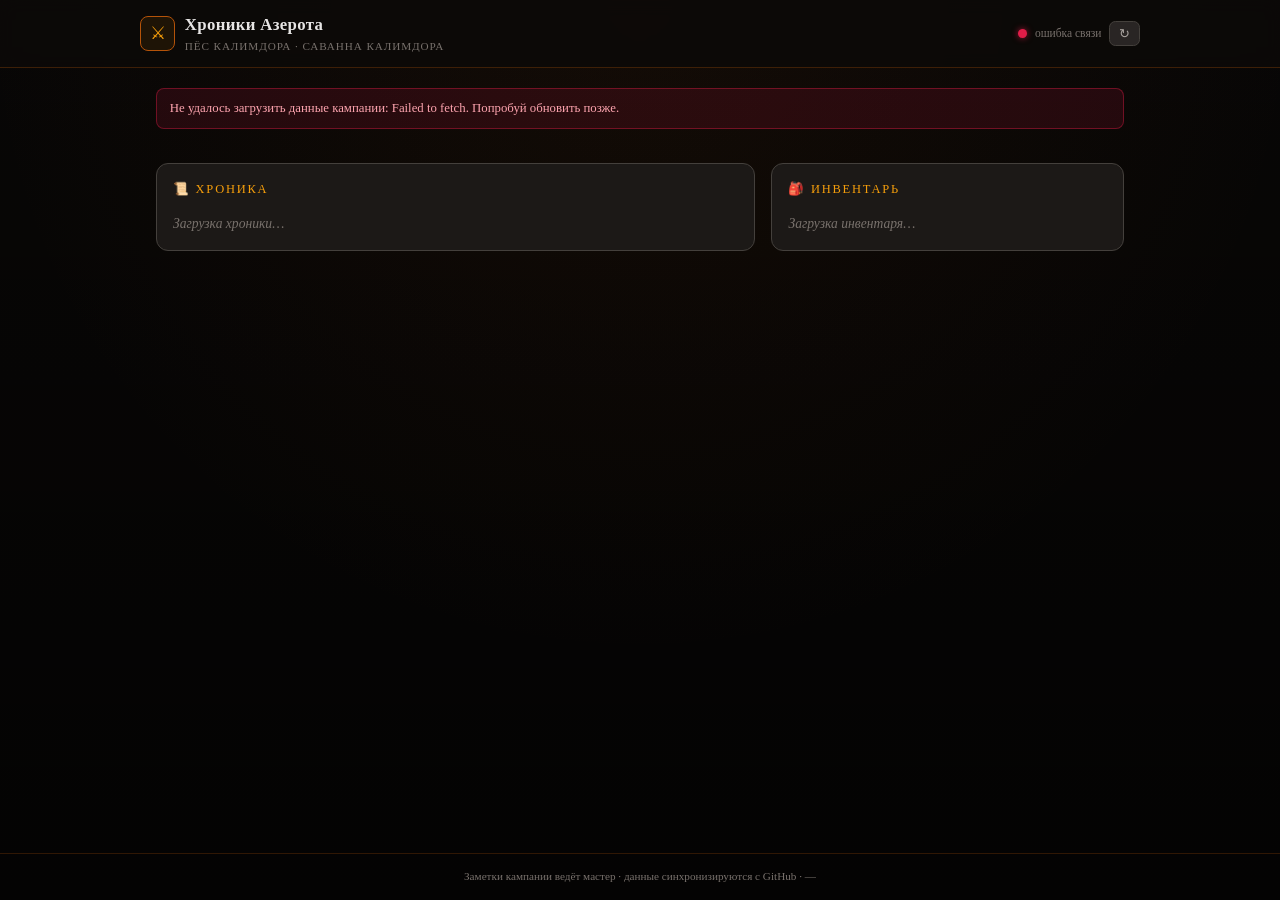
<file: index.html>
<!DOCTYPE html>
<html lang="ru">
<head>
<meta charset="UTF-8">
<meta name="viewport" content="width=device-width, initial-scale=1.0">
<title>Хроники Азерота · пёс Калимдора</title>
<style>
  :root {
    --bg: #0c0a09; --panel: #1c1917; --panel2: #292524; --border: #44403c;
    --amber: #f59e0b; --amber-dim: #b45309; --rose: #e11d48; --sky: #0ea5e9;
    --emerald: #10b981; --violet: #a78bfa; --stone: #a8a29e; --muted: #78716c; --txt: #e7e5e4;
  }
  * { box-sizing: border-box; margin: 0; padding: 0; }
  body {
    font-family: Georgia, 'Times New Roman', serif;
    background: var(--bg); color: var(--txt);
    min-height: 100vh; line-height: 1.55;
  }
  .wrapper {
    min-height: 100vh; display: flex; flex-direction: column;
    background:
      radial-gradient(circle at 50% 0%, rgba(180,83,9,0.07), transparent 60%),
      linear-gradient(to bottom, rgba(0,0,0,0.35), rgba(0,0,0,0.7));
  }
  header {
    border-bottom: 1px solid rgba(180,83,9,0.3);
    background: rgba(12,10,9,0.85); backdrop-filter: blur(8px);
    padding: 0.75rem 1rem; position: sticky; top: 0; z-index: 20;
  }
  .header-inner {
    max-width: 1000px; margin: 0 auto; display: flex;
    align-items: center; justify-content: space-between; gap: 0.75rem; flex-wrap: wrap;
  }
  .logo { display: flex; align-items: center; gap: 0.6rem; }
  .logo-mark {
    width: 2.2rem; height: 2.2rem; border: 1px solid var(--amber-dim); border-radius: 0.5rem;
    display: flex; align-items: center; justify-content: center;
    font-size: 1.1rem; color: var(--amber); background: rgba(245,158,11,0.08);
  }
  h1 { font-size: 1.05rem; font-weight: 600; letter-spacing: 0.02em; }
  .sub { font-size: 0.7rem; color: var(--muted); letter-spacing: 0.08em; text-transform: uppercase; }
  .sync { display: flex; align-items: center; gap: 0.5rem; font-size: 0.72rem; color: var(--muted); }
  .sync-dot { width: 0.55rem; height: 0.55rem; border-radius: 50%; background: var(--muted); transition: background .3s; }
  .sync-dot.ok { background: var(--emerald); box-shadow: 0 0 6px rgba(16,185,129,0.7); }
  .sync-dot.err { background: var(--rose); box-shadow: 0 0 6px rgba(225,29,72,0.7); }
  .refresh-btn {
    background: var(--panel2); border: 1px solid var(--border); color: var(--stone);
    border-radius: 0.4rem; padding: 0.25rem 0.55rem; cursor: pointer; font-size: 0.8rem;
  }
  .refresh-btn:hover { color: var(--amber); border-color: var(--amber-dim); }
  main { max-width: 1000px; width: 100%; margin: 0 auto; padding: 1.25rem 1rem 2.5rem; flex: 1; }
  .error-banner {
    display: none; background: rgba(225,29,72,0.12); border: 1px solid rgba(225,29,72,0.4);
    color: #fda4af; padding: 0.6rem 0.8rem; border-radius: 0.5rem; font-size: 0.8rem; margin-bottom: 1rem;
  }
  .status {
    display: grid; grid-template-columns: repeat(auto-fit, minmax(150px, 1fr));
    gap: 0.6rem; margin-bottom: 1.1rem;
  }
  .stat-box { background: var(--panel); border: 1px solid var(--border); border-radius: 0.6rem; padding: 0.6rem 0.8rem; }
  .stat-box.wide { grid-column: 1 / -1; }
  .stat-box-label { font-size: 0.6rem; text-transform: uppercase; letter-spacing: 0.12em; color: var(--muted); margin-bottom: 0.2rem; }
  .stat-box-val { font-size: 0.95rem; }
  .char-note { font-size: 0.76rem; color: var(--stone); font-style: italic; margin-top: 0.25rem; }
  .hp-bar { height: 0.35rem; background: var(--panel2); border: 1px solid var(--border); border-radius: 2px; margin-top: 0.4rem; overflow: hidden; }
  .hp-fill { height: 100%; background: linear-gradient(90deg, var(--rose), #fb7185); transition: width .4s; }
  .layout { display: grid; grid-template-columns: 1.7fr 1fr; gap: 1rem; align-items: start; }
  @media (max-width: 820px) { .layout { grid-template-columns: 1fr; } }
  .card { background: var(--panel); border: 1px solid var(--border); border-radius: 0.75rem; padding: 1rem; }
  .section-title {
    font-size: 0.78rem; text-transform: uppercase; letter-spacing: 0.14em; color: var(--amber);
    margin-bottom: 0.85rem; display: flex; align-items: center; justify-content: space-between; gap: 0.5rem;
  }
  .count { font-size: 0.66rem; color: var(--muted); letter-spacing: 0.05em; }
  .log-item { border-left: 2px solid var(--amber-dim); padding: 0.15rem 0 0.15rem 0.85rem; margin-bottom: 1.05rem; }
  .log-item:last-child { margin-bottom: 0; }
  .log-item.player { border-left-color: var(--sky); }
  .log-item.system { border-left-color: var(--violet); }
  .log-tag { display: flex; gap: 0.5rem; align-items: baseline; flex-wrap: wrap; margin-bottom: 0.3rem; }
  .day-badge {
    font-size: 0.6rem; letter-spacing: 0.1em; text-transform: uppercase; color: var(--amber);
    background: rgba(245,158,11,0.08); border: 1px solid rgba(245,158,11,0.25);
    padding: 0.1rem 0.45rem; border-radius: 0.3rem;
  }
  .role-badge { font-size: 0.6rem; letter-spacing: 0.1em; text-transform: uppercase; color: var(--muted); }
  .log-text { font-size: 0.92rem; white-space: pre-wrap; }
  .item { display: flex; gap: 0.7rem; padding: 0.65rem 0; border-top: 1px dashed rgba(68,64,60,0.6); }
  .item:first-of-type { border-top: none; padding-top: 0; }
  .item-dot { width: 0.55rem; height: 0.55rem; border-radius: 50%; margin-top: 0.45rem; flex-shrink: 0; }
  .item-head { display: flex; align-items: baseline; gap: 0.45rem; flex-wrap: wrap; }
  .item-name { font-size: 0.9rem; font-weight: 600; }
  .item-qty { font-size: 0.7rem; color: var(--muted); }
  .eq-badge {
    font-size: 0.56rem; letter-spacing: 0.08em; text-transform: uppercase; color: var(--emerald);
    border: 1px solid rgba(16,185,129,0.35); padding: 0 0.35rem; border-radius: 0.3rem;
  }
  .item-desc { font-size: 0.76rem; color: var(--muted); font-style: italic; margin-top: 0.15rem; }
  .item-stats { font-size: 0.7rem; color: var(--amber-dim); font-family: ui-monospace, 'Courier New', monospace; margin-top: 0.2rem; }
  .empty { color: var(--muted); font-size: 0.85rem; font-style: italic; }
  footer {
    border-top: 1px solid rgba(180,83,9,0.25); margin-top: auto;
    padding: 0.9rem 1rem calc(0.9rem + env(safe-area-inset-bottom));
    text-align: center; font-size: 0.7rem; color: var(--muted);
  }
</style>
</head>
<body>
<div class="wrapper">
  <header>
    <div class="header-inner">
      <div class="logo">
        <div class="logo-mark">⚔</div>
        <div>
          <h1>Хроники Азерота</h1>
          <div class="sub">пёс Калимдора · саванна Калимдора</div>
        </div>
      </div>
      <div class="sync">
        <span class="sync-dot" id="syncDot"></span>
        <span id="syncText">синхронизация…</span>
        <button class="refresh-btn" onclick="loadAll()" aria-label="Обновить данные">↻</button>
      </div>
    </div>
  </header>

  <main>
    <div id="error" class="error-banner" role="alert"></div>

    <section class="status" id="status" aria-label="Краткий статус героя"></section>

    <div class="layout">
      <section class="card" aria-label="Хроника событий">
        <div class="section-title">📜 Хроника <span class="count" id="logCount"></span></div>
        <div id="log"><div class="empty">Загрузка хроники…</div></div>
      </section>

      <aside>
        <section class="card" aria-label="Инвентарь">
          <div class="section-title">🎒 Инвентарь <span class="count" id="invCount"></span></div>
          <div id="inv"><div class="empty">Загрузка инвентаря…</div></div>
        </section>
      </aside>
    </div>
  </main>

  <footer>
    Заметки кампании ведёт мастер · данные синхронизируются с GitHub · <span id="updatedAt">—</span>
  </footer>
</div>

<script>
  const STATE_URL = 'https://raw.githubusercontent.com/Gavnenko123/rycar-preview/main/state.json';
  const MESSAGES_URL = 'https://raw.githubusercontent.com/Gavnenko123/rycar-preview/main/messages.json';
  const ROLE_LABELS = { narrator: 'Мастер', gm: 'Мастер', player: 'Герой', system: 'Система', npc: 'НИП' };
  const RARITY_COLORS = { common: '#a8a29e', uncommon: '#10b981', rare: '#0ea5e9', epic: '#a78bfa', legendary: '#f59e0b' };

  function escapeHtml(s) {
    return String(s == null ? '' : s)
      .replace(/&/g, '&amp;').replace(/</g, '&lt;').replace(/>/g, '&gt;').replace(/"/g, '&quot;');
  }

  function renderStatus(s) {
    const hpPct = s.maxHp ? Math.max(0, Math.min(100, Math.round((s.hp / s.maxHp) * 100))) : 0;
    const boxes = [
      `<div class="stat-box wide">
         <div class="stat-box-label">Герой</div>
         <div class="stat-box-val">${escapeHtml(s.characterName || 'Безымянный')} <span style="color:var(--muted);font-size:.75rem">· ур. ${escapeHtml(s.level)}</span></div>
         ${s.characterNote ? `<div class="char-note">${escapeHtml(s.characterNote)}</div>` : ''}
       </div>`,
      `<div class="stat-box">
         <div class="stat-box-label">Жизнь</div>
         <div class="stat-box-val">${escapeHtml(s.hp)} / ${escapeHtml(s.maxHp)}</div>
         <div class="hp-bar"><div class="hp-fill" style="width:${hpPct}%"></div></div>
       </div>`,
      `<div class="stat-box">
         <div class="stat-box-label">Монеты</div>
         <div class="stat-box-val" style="color:var(--amber)">${escapeHtml(s.gold)} 💰</div>
       </div>`,
      `<div class="stat-box">
         <div class="stat-box-label">Время</div>
         <div class="stat-box-val">День ${escapeHtml(s.day)} · ${escapeHtml(s.dayTime || '—')}</div>
       </div>`,
      `<div class="stat-box">
         <div class="stat-box-label">Локация</div>
         <div class="stat-box-val" style="font-size:.85rem">${escapeHtml(s.location || '—')}</div>
       </div>`
    ];
    document.getElementById('status').innerHTML = boxes.join('');
    if (s.updatedAt) {
      const d = new Date(s.updatedAt);
      document.getElementById('updatedAt').textContent = 'обновлено: ' + d.toLocaleString('ru-RU');
    }
  }

  function renderLog(messages) {
    const box = document.getElementById('log');
    if (!messages || !messages.length) {
      box.innerHTML = '<div class="empty">Хроника пуста.</div>';
      document.getElementById('logCount').textContent = '0 записей';
      return;
    }
    document.getElementById('logCount').textContent = messages.length + ' записей';
    const items = [...messages].reverse().map(m => {
      const role = ROLE_LABELS[m.role] || m.role;
      const cls = m.role === 'player' ? 'player' : (m.role === 'system' ? 'system' : '');
      const tag = m.tag ? `<span class="day-badge">${escapeHtml(m.tag)}</span>` : '';
      return `<article class="log-item ${cls}">
        <div class="log-tag">${tag}<span class="role-badge">${escapeHtml(role)}</span></div>
        <div class="log-text">${escapeHtml(m.content)}</div>
      </article>`;
    }).join('');
    box.innerHTML = items;
  }

  function renderInventory(inv) {
    const box = document.getElementById('inv');
    if (!inv || !inv.length) {
      box.innerHTML = '<div class="empty">Пусто. Даже карманы вывернули.</div>';
      document.getElementById('invCount').textContent = '0 предметов';
      return;
    }
    document.getElementById('invCount').textContent = inv.length + ' предметов';
    box.innerHTML = inv.map(it => {
      const color = RARITY_COLORS[it.rarity] || RARITY_COLORS.common;
      const qty = it.quantity && it.quantity > 1 ? `<span class="item-qty">×${escapeHtml(it.quantity)}</span>` : '';
      const eq = it.equipped ? '<span class="eq-badge">надето</span>' : '';
      const stats = it.stats ? `<div class="item-stats">${escapeHtml(it.stats)}</div>` : '';
      const desc = it.description ? `<div class="item-desc">${escapeHtml(it.description)}</div>` : '';
      return `<div class="item">
        <div class="item-dot" style="background:${color}"></div>
        <div style="flex:1">
          <div class="item-head"><span class="item-name">${escapeHtml(it.name)}</span>${qty}${eq}</div>
          ${desc}${stats}
        </div>
      </div>`;
    }).join('');
  }

  function setSync(state, text) {
    const dot = document.getElementById('syncDot');
    dot.className = 'sync-dot ' + (state || '');
    document.getElementById('syncText').textContent = text;
  }

  function showError(msg) {
    const e = document.getElementById('error');
    if (msg) { e.style.display = 'block'; e.textContent = msg; }
    else { e.style.display = 'none'; }
  }

  async function fetchJson(url) {
    const res = await fetch(url + '?t=' + Date.now(), { cache: 'no-store' });
    if (!res.ok) throw new Error('HTTP ' + res.status);
    return await res.json();
  }

  async function loadAll() {
    setSync('', 'синхронизация…');
    try {
      const [state, messages] = await Promise.all([fetchJson(STATE_URL), fetchJson(MESSAGES_URL)]);
      renderStatus(state);
      renderLog(messages);
      renderInventory(state.inventory || []);
      showError('');
      setSync('ok', 'синхронизировано');
    } catch (err) {
      setSync('err', 'ошибка связи');
      showError('Не удалось загрузить данные кампании: ' + err.message + '. Попробуй обновить позже.');
    }
  }

  loadAll();
  setInterval(loadAll, 90000);
</script>
</body>
</html>
</file>
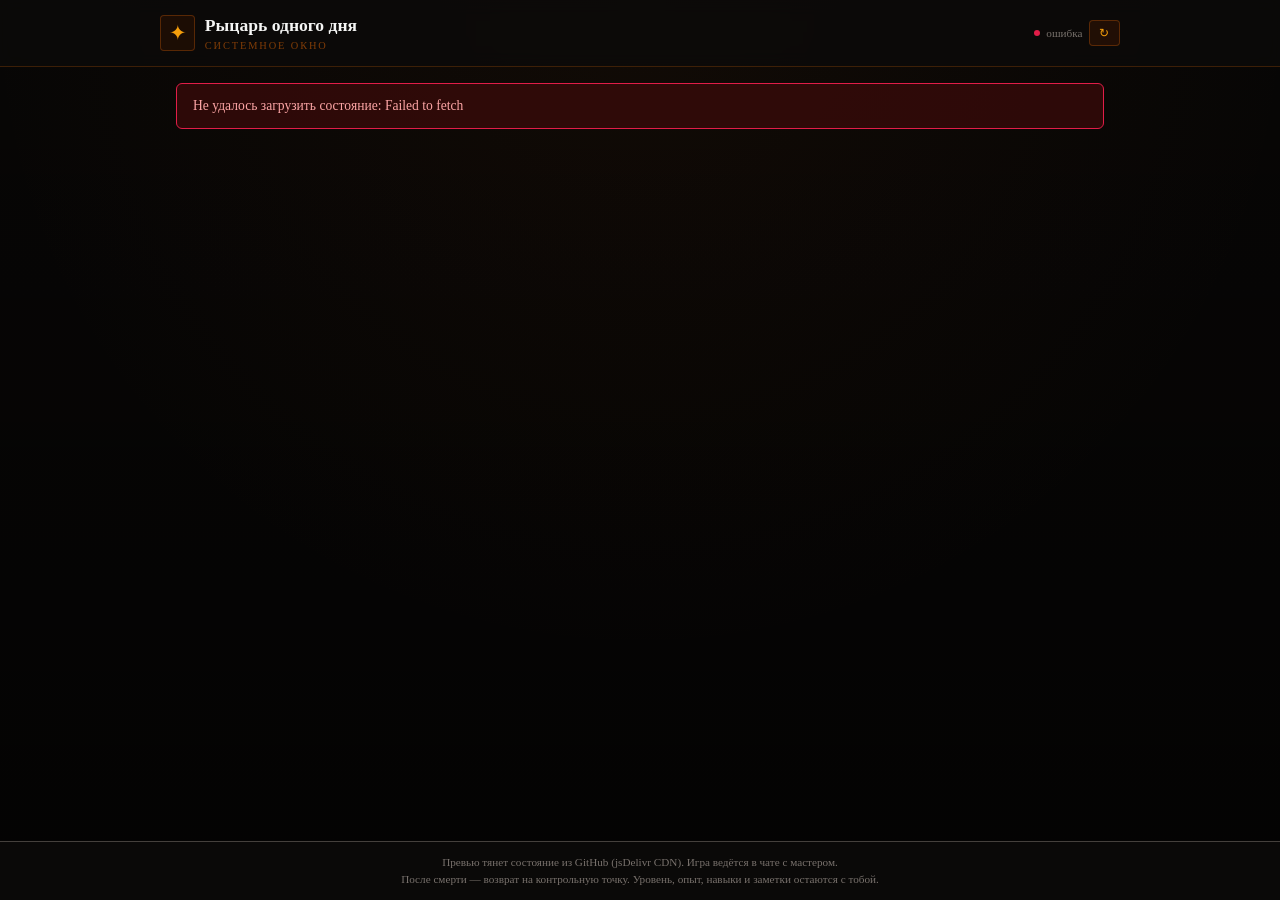
<file: backup-knight-one-day/index.html>
<!DOCTYPE html>
<html lang="ru">
<head>
<meta charset="UTF-8">
<meta name="viewport" content="width=device-width, initial-scale=1.0">
<title>Рыцарь одного дня · системное окно</title>
<style>
  :root {
    --bg: #0c0a09;
    --panel: #1c1917;
    --panel2: #292524;
    --border: #44403c;
    --amber: #f59e0b;
    --amber-dim: #b45309;
    --rose: #e11d48;
    --sky: #0ea5e9;
    --emerald: #10b981;
    --violet: #a78bfa;
    --pink: #ec4899;
    --stone: #a8a29e;
    --muted: #78716c;
    --txt: #e7e5e4;
  }
  * { box-sizing: border-box; margin: 0; padding: 0; }
  body {
    font-family: Georgia, 'Times New Roman', serif;
    background: var(--bg);
    color: var(--txt);
    min-height: 100vh;
    line-height: 1.5;
  }
  .wrapper {
    min-height: 100vh;
    display: flex;
    flex-direction: column;
    background:
      radial-gradient(circle at 50% 0%, rgba(180,83,9,0.06), transparent 60%),
      linear-gradient(to bottom, rgba(0,0,0,0.4), rgba(0,0,0,0.7));
  }
  header {
    border-bottom: 1px solid rgba(180,83,9,0.3);
    background: rgba(12,10,9,0.8);
    backdrop-filter: blur(8px);
    padding: 0.75rem 1rem;
    position: sticky; top: 0; z-index: 20;
  }
  .header-inner {
    max-width: 960px;
    margin: 0 auto;
    display: flex;
    align-items: center;
    justify-content: space-between;
    gap: 0.75rem;
    flex-wrap: wrap;
  }
  .logo { display: flex; align-items: center; gap: 0.6rem; }
  .logo-mark {
    width: 2.2rem; height: 2.2rem;
    display: flex; align-items: center; justify-content: center;
    border: 1px solid rgba(180,83,9,0.4);
    background: rgba(69,26,3,0.3);
    color: var(--amber); font-size: 1.3rem; border-radius: 4px;
  }
  .logo h1 { font-size: 1.1rem; color: #f5f5f4; }
  .logo .sub { font-size: 0.65rem; letter-spacing: 0.18em; text-transform: uppercase; color: rgba(180,83,9,0.7); }
  .sync-status { display: flex; align-items: center; gap: 0.4rem; font-size: 0.7rem; color: var(--muted); }
  .sync-dot { width: 6px; height: 6px; border-radius: 50%; background: var(--emerald); animation: pulse 2s infinite; }
  @keyframes pulse { 0%,100% { opacity: 1; } 50% { opacity: 0.4; } }
  .refresh-btn {
    background: rgba(69,26,3,0.4); border: 1px solid rgba(180,83,9,0.4); color: var(--amber);
    padding: 0.3rem 0.6rem; border-radius: 4px; cursor: pointer; font-size: 0.75rem;
  }
  .refresh-btn:hover { background: rgba(69,26,3,0.6); }
  main { max-width: 960px; width: 100%; margin: 0 auto; padding: 1rem; flex: 1; }
  footer {
    border-top: 1px solid var(--border);
    background: rgba(12,10,9,0.9);
    padding: 0.75rem 1rem; text-align: center; font-size: 0.7rem; color: var(--muted);
  }
  .card {
    background: rgba(28,25,23,0.6); border: 1px solid var(--border);
    border-radius: 8px; padding: 1rem; margin-bottom: 1rem;
  }
  .header-card {
    background: linear-gradient(135deg, #1c1917, #0c0a09);
    border-color: rgba(180,83,9,0.3); position: relative; overflow: hidden;
  }
  .header-card::before {
    content: '✦'; position: absolute; right: -0.5rem; top: -0.5rem;
    font-size: 7rem; color: rgba(180,83,9,0.08); pointer-events: none;
  }
  .names-row { display: flex; flex-wrap: wrap; align-items: baseline; gap: 0.5rem; margin-bottom: 0.5rem; }
  .name-label { font-size: 0.7rem; letter-spacing: 0.2em; text-transform: uppercase; color: rgba(180,83,9,0.8); }
  .name-label.body { color: var(--muted); }
  .name-val { font-size: 1.15rem; color: #f5f5f4; }
  .name-val.body { color: rgba(251,191,36,0.85); }
  .meta-row { display: flex; flex-wrap: wrap; gap: 1rem; font-size: 0.75rem; color: var(--stone); margin-bottom: 0.4rem; }
  .meta-row .v { color: #f5f5f4; font-weight: 600; }
  .location { font-size: 0.78rem; color: var(--stone); font-style: italic; }
  .vitals-grid { display: grid; grid-template-columns: 1fr; gap: 0.75rem; }
  @media (min-width: 640px) { .vitals-grid { grid-template-columns: repeat(3, 1fr); } }
  .vital { font-size: 0.8rem; }
  .vital-head { display: flex; justify-content: space-between; margin-bottom: 0.25rem; }
  .vital-label { color: var(--stone); }
  .vital-val { font-family: monospace; color: var(--stone); }
  .bar { height: 10px; background: rgba(0,0,0,0.5); border-radius: 5px; overflow: hidden; border: 1px solid rgba(255,255,255,0.05); }
  .bar-fill { height: 100%; border-radius: 5px; transition: width 0.6s ease; }
  .bar-hp .bar-fill { background: linear-gradient(90deg, #9f1239, #e11d48); }
  .bar-mp .bar-fill { background: linear-gradient(90deg, #075985, #0ea5e9); }
  .bar-sta .bar-fill { background: linear-gradient(90deg, #92400e, #f59e0b); }
  .bar-xp .bar-fill { background: linear-gradient(90deg, #b45309, #f59e0b); }
  .low .bar-fill { animation: blink 1s infinite; }
  @keyframes blink { 0%,100% { opacity: 1; } 50% { opacity: 0.5; } }
  .section-title {
    font-size: 0.8rem; letter-spacing: 0.1em; text-transform: uppercase;
    color: rgba(245,158,11,0.8); margin-bottom: 0.75rem;
    display: flex; align-items: center; gap: 0.4rem;
  }
  .section-title .count { margin-left: auto; font-size: 0.7rem; color: var(--muted); }
  /* табы */
  .tabs {
    display: flex; flex-wrap: wrap; gap: 0.3rem; margin-bottom: 1rem;
    border: 1px solid var(--border); background: rgba(28,25,23,0.6);
    padding: 0.4rem; border-radius: 8px;
  }
  .tab {
    padding: 0.4rem 0.7rem; font-size: 0.75rem; cursor: pointer;
    border-radius: 4px; border: 1px solid transparent; color: var(--stone);
    display: inline-flex; align-items: center; gap: 0.3rem;
    font-family: Georgia, serif; background: transparent;
  }
  .tab:hover { background: rgba(0,0,0,0.3); color: var(--txt); }
  .tab.active {
    background: rgba(69,26,3,0.4); color: #fcd34d;
    border-color: rgba(180,83,9,0.4); box-shadow: 0 0 0 1px rgba(245,158,11,0.2);
  }
  .tab .ic { font-size: 0.85rem; }
  .tab .badge {
    font-size: 0.6rem; padding: 0 0.3rem; border-radius: 9999px;
    background: rgba(0,0,0,0.4); color: var(--muted); margin-left: 0.2rem;
  }
  .tab .badge.alert { color: var(--rose); }
  .tab .badge.gold { color: var(--amber); }
  /* характеристики */
  .stat-grid { display: grid; grid-template-columns: 1fr; gap: 0.6rem; }
  @media (min-width: 640px) { .stat-grid { grid-template-columns: repeat(2, 1fr); } }
  @media (min-width: 900px) { .stat-grid { grid-template-columns: repeat(3, 1fr); } }
  .stat { background: rgba(0,0,0,0.2); border: 1px solid var(--border); border-radius: 4px; padding: 0.6rem; }
  .stat-head { display: flex; justify-content: space-between; align-items: center; margin-bottom: 0.25rem; }
  .stat-name { font-size: 0.85rem; color: var(--stone); }
  .stat-mod { font-family: monospace; font-size: 1.1rem; font-weight: bold; }
  .stat-mod.pos { color: var(--emerald); }
  .stat-mod.neg { color: var(--rose); }
  .stat-val-row { display: flex; justify-content: space-between; align-items: baseline; margin: 0.2rem 0; }
  .stat-val { font-family: monospace; font-size: 1.5rem; font-weight: 600; color: #f5f5f4; }
  .stat-tier { font-size: 0.6rem; letter-spacing: 0.1em; text-transform: uppercase; }
  .stat-bar { height: 6px; background: rgba(0,0,0,0.5); border-radius: 3px; overflow: hidden; margin-top: 0.3rem; }
  .stat-bar-fill { height: 100%; border-radius: 3px; transition: width 0.5s; }
  .saves-grid { display: grid; grid-template-columns: repeat(2, 1fr); gap: 0.4rem; }
  @media (min-width: 640px) { .saves-grid { grid-template-columns: repeat(3, 1fr); } }
  .save-row, .skill-row { display: flex; justify-content: space-between; padding: 0.3rem 0.5rem; font-size: 0.8rem; border-radius: 3px; }
  .save-row:hover, .skill-row:hover { background: rgba(0,0,0,0.3); }
  .save-row .v, .skill-row .v { font-family: monospace; font-weight: 600; }
  .skills-grid { display: grid; grid-template-columns: 1fr; gap: 0.2rem; }
  @media (min-width: 640px) { .skills-grid { grid-template-columns: repeat(2, 1fr); } }
  .prof-dot { display: inline-block; width: 8px; height: 8px; border-radius: 50%; margin-right: 0.4rem; }
  .prof-dot.yes { background: var(--amber); box-shadow: 0 0 0 2px rgba(245,158,11,0.3); }
  .prof-dot.no { border: 1px solid var(--muted); }
  .skill-stat { font-size: 0.6rem; color: var(--muted); text-transform: uppercase; }
  /* предметы */
  .item { background: rgba(0,0,0,0.3); border: 1px solid var(--border); border-radius: 4px; padding: 0.6rem; margin-bottom: 0.5rem; }
  .item.common { border-color: #57534e; }
  .item.uncommon { border-color: rgba(16,185,129,0.5); }
  .item.rare { border-color: rgba(14,165,233,0.5); }
  .item.epic { border-color: rgba(167,139,250,0.5); }
  .item.legendary { border-color: rgba(245,158,11,0.6); }
  .item-head { display: flex; justify-content: space-between; align-items: flex-start; gap: 0.5rem; }
  .item-name { font-size: 0.9rem; color: #f5f5f4; }
  .item.rare .item-name { color: #7dd3fc; }
  .item.epic .item-name { color: #c4b5fd; }
  .item.legendary .item-name { color: #fcd34d; }
  .item-desc { font-size: 0.75rem; color: var(--stone); margin-top: 0.2rem; }
  .item-stats { display: flex; flex-wrap: wrap; gap: 0.3rem; margin-top: 0.3rem; margin-bottom: 0.3rem; }
  .stat-chip { display: inline-flex; align-items: center; gap: 0.2rem; background: rgba(0,0,0,0.4); border: 1px solid var(--border); border-radius: 3px; padding: 0.1rem 0.35rem; font-size: 0.62rem; }
  .sc-key { color: var(--muted); text-transform: uppercase; letter-spacing: 0.05em; }
  .sc-val { color: var(--amber); font-family: monospace; font-weight: 600; }
  .item-meta { font-size: 0.6rem; text-transform: uppercase; letter-spacing: 0.1em; color: var(--muted); margin-top: 0.3rem; display: flex; gap: 0.8rem; }
  .qty { background: rgba(0,0,0,0.5); padding: 0 0.4rem; border-radius: 3px; font-family: monospace; font-size: 0.75rem; color: var(--txt); }
  .equipped { background: rgba(69,26,3,0.6); color: #fcd34d; padding: 0 0.3rem; border-radius: 3px; font-size: 0.6rem; text-transform: uppercase; }
  /* NPC */
  .npc { background: rgba(0,0,0,0.3); border: 1px solid var(--border); border-radius: 4px; padding: 0.6rem; margin-bottom: 0.5rem; }
  .npc.ally, .npc.friend { border-color: rgba(16,185,129,0.4); }
  .npc.enemy, .npc.rival { border-color: rgba(225,29,72,0.4); }
  .npc.dead { opacity: 0.55; }
  .npc-head { display: flex; justify-content: space-between; align-items: flex-start; gap: 0.5rem; }
  .npc-name { font-size: 0.9rem; color: #f5f5f4; }
  .npc-role { font-size: 0.65rem; text-transform: uppercase; letter-spacing: 0.1em; color: var(--muted); margin-top: 0.1rem; }
  .npc-badge { font-size: 0.6rem; padding: 0.1rem 0.4rem; border-radius: 9999px; text-transform: uppercase; letter-spacing: 0.1em; border: 1px solid; }
  .npc-badge.ally, .npc-badge.friend { background: rgba(6,78,59,0.5); color: #6ee7b7; border-color: rgba(6,95,70,0.4); }
  .npc-badge.neutral { background: rgba(41,37,36,0.6); color: var(--stone); border-color: var(--border); }
  .npc-badge.rival, .npc-badge.enemy { background: rgba(69,10,10,0.5); color: #fca5a5; border-color: rgba(136,19,55,0.4); }
  .npc-badge.unknown { background: rgba(41,37,36,0.6); color: var(--muted); border-color: var(--border); }
  .trust-row { display: flex; align-items: center; gap: 0.5rem; margin-top: 0.4rem; font-size: 0.7rem; }
  .trust-bar { flex: 1; height: 6px; background: rgba(0,0,0,0.5); border-radius: 3px; position: relative; overflow: hidden; }
  .trust-bar::before { content: ''; position: absolute; left: 50%; top: 0; width: 1px; height: 100%; background: rgba(120,113,108,0.6); }
  .trust-fill { position: absolute; top: 0; height: 100%; border-radius: 3px; }
  .trust-fill.pos { left: 50%; background: linear-gradient(90deg, #059669, #34d399); }
  .trust-fill.neg { right: 50%; background: linear-gradient(270deg, #9f1239, #e11d48); }
  .trust-val { font-family: monospace; color: var(--stone); min-width: 2rem; text-align: right; }
  .npc-notes { font-size: 0.72rem; color: var(--stone); margin-top: 0.3rem; }
  .fact-chips { display: flex; flex-wrap: wrap; gap: 0.3rem; margin-top: 0.4rem; }
  .chip { font-size: 0.62rem; background: rgba(41,37,36,0.6); color: var(--stone); padding: 0.1rem 0.4rem; border-radius: 3px; }
  /* заметки */
  .journal-entry { background: rgba(0,0,0,0.3); border: 1px solid var(--border); border-left-width: 3px; border-radius: 4px; padding: 0.6rem; margin-bottom: 0.5rem; }
  .journal-entry.clue { border-left-color: var(--sky); }
  .journal-entry.person { border-left-color: var(--pink); }
  .journal-entry.place { border-left-color: var(--emerald); }
  .journal-entry.plan { border-left-color: var(--amber); }
  .journal-entry.danger { border-left-color: var(--rose); }
  .journal-entry.lore { border-left-color: var(--violet); }
  .journal-entry.other { border-left-color: var(--muted); }
  .journal-entry.pinned { background: rgba(69,26,3,0.15); }
  .j-head { display: flex; justify-content: space-between; align-items: flex-start; gap: 0.5rem; }
  .j-title { font-size: 0.88rem; color: #f5f5f4; }
  .j-pin { color: var(--amber); font-size: 0.8rem; }
  .j-content { font-size: 0.75rem; color: var(--stone); margin-top: 0.2rem; white-space: pre-wrap; }
  .j-meta { font-size: 0.6rem; text-transform: uppercase; letter-spacing: 0.1em; color: var(--muted); margin-top: 0.4rem; display: flex; gap: 0.8rem; }
  /* форма заметок */
  .journal-form { background: rgba(0,0,0,0.3); border: 1px solid var(--border); border-radius: 4px; padding: 0.6rem; }
  .j-input {
    width: 100%; background: rgba(0,0,0,0.4); border: 1px solid var(--border); border-radius: 3px;
    padding: 0.35rem 0.5rem; color: var(--txt); font-family: Georgia, serif; font-size: 0.85rem; margin-bottom: 0.4rem;
  }
  .j-input:focus { outline: none; border-color: var(--amber); }
  .j-textarea {
    width: 100%; background: rgba(0,0,0,0.4); border: 1px solid var(--border); border-radius: 3px;
    padding: 0.35rem 0.5rem; color: var(--txt); font-family: Georgia, serif; font-size: 0.8rem; resize: vertical;
  }
  .j-textarea:focus { outline: none; border-color: var(--amber); }
  .j-categories { display: flex; flex-wrap: wrap; gap: 0.3rem; margin-top: 0.4rem; }
  .j-cat {
    background: rgba(0,0,0,0.3); border: 1px solid var(--border); color: var(--stone);
    padding: 0.2rem 0.5rem; border-radius: 9999px; font-size: 0.65rem; cursor: pointer; font-family: Georgia, serif;
  }
  .j-cat:hover { background: rgba(69,26,3,0.3); }
  .j-cat.active { background: rgba(69,26,3,0.5); color: #fcd34d; border-color: rgba(180,83,9,0.5); }
  /* квесты */
  .quest { background: rgba(0,0,0,0.3); border: 1px solid var(--border); border-radius: 4px; padding: 0.6rem; margin-bottom: 0.5rem; }
  .quest.completed { border-color: rgba(16,185,129,0.4); }
  .quest.failed { border-color: rgba(225,29,72,0.4); opacity: 0.7; }
  .q-head { display: flex; justify-content: space-between; align-items: center; gap: 0.5rem; }
  .q-title { font-size: 0.88rem; color: #f5f5f4; }
  .q-status { font-size: 0.6rem; padding: 0.1rem 0.4rem; border-radius: 9999px; text-transform: uppercase; letter-spacing: 0.1em; }
  .q-status.active { background: rgba(69,26,3,0.5); color: #fcd34d; }
  .q-status.completed { background: rgba(6,78,59,0.5); color: #6ee7b7; }
  .q-status.failed { background: rgba(69,10,10,0.5); color: #fca5a5; }
  .q-desc { font-size: 0.75rem; color: var(--stone); margin-top: 0.2rem; }
  /* смерти */
  .death { background: rgba(0,0,0,0.3); border: 1px solid rgba(136,19,55,0.3); border-radius: 4px; padding: 0.6rem; margin-bottom: 0.5rem; }
  .death-head { display: flex; justify-content: space-between; font-size: 0.7rem; color: var(--muted); margin-bottom: 0.2rem; }
  .death-cause { font-size: 0.82rem; color: var(--txt); }
  /* эффекты */
  .effect-chips { display: flex; flex-wrap: wrap; gap: 0.4rem; }
  .effect { font-size: 0.72rem; padding: 0.3rem 0.5rem; border-radius: 4px; border: 1px solid; display: inline-flex; align-items: center; gap: 0.3rem; }
  .effect.buff { background: rgba(6,78,59,0.4); color: #6ee7b7; border-color: rgba(6,95,70,0.4); }
  .effect.debuff { background: rgba(69,10,10,0.4); color: #fca5a5; border-color: rgba(136,19,55,0.4); }
  .effect.injury { background: rgba(69,10,10,0.5); color: #fca5a5; border-color: rgba(136,19,55,0.5); }
  .effect.condition { background: rgba(69,26,3,0.4); color: #fcd34d; border-color: rgba(180,83,9,0.4); }
  .effect .dur { font-family: monospace; font-size: 0.65rem; opacity: 0.8; }
  /* лента событий */
  .event { background: rgba(0,0,0,0.3); border: 1px solid var(--border); border-left-width: 3px; border-radius: 4px; padding: 0.5rem; margin-bottom: 0.4rem; }
  .event.narrator { border-left-color: var(--violet); }
  .event.player { border-left-color: var(--sky); }
  .event.gm { border-left-color: var(--violet); }
  .event.system { border-left-color: var(--muted); }
  .event.npc { border-left-color: var(--amber); }
  .event-head { display: flex; align-items: center; gap: 0.4rem; font-size: 0.6rem; text-transform: uppercase; letter-spacing: 0.1em; color: var(--muted); margin-bottom: 0.2rem; }
  .role-badge { padding: 0.2rem 0.55rem; border-radius: 9999px; border: 1px solid; font-size: 0.65rem; font-weight: 600; letter-spacing: 0.08em; }
  .role-badge.narrator, .role-badge.gm { background: rgba(76,29,149,0.4); color: #ddd6fe; border-color: rgba(139,92,246,0.6); }
  .role-badge.player { background: rgba(12,74,110,0.5); color: #bae6fd; border-color: rgba(14,165,233,0.6); }
  .role-badge.system { background: rgba(68,64,60,0.7); color: #e7e5e4; border-color: rgba(120,113,108,0.6); }
  .role-badge.npc { background: rgba(120,53,15,0.5); color: #fde68a; border-color: rgba(245,158,11,0.6); }
  .event-time { margin-left: auto; font-family: monospace; }
  .event-text { font-size: 0.78rem; color: var(--stone); white-space: pre-wrap; line-height: 1.4; }
  /* карта */
  .map-container { position: relative; width: 100%; aspect-ratio: 4/3; background: linear-gradient(to bottom, #1c1917, rgba(0,0,0,0.85)); border: 1px solid var(--border); border-radius: 6px; overflow: hidden; box-shadow: inset 0 0 30px rgba(0,0,0,0.6); }
  .map-bg { position: absolute; inset: 0; width: 100%; height: 100%; pointer-events: none; }
  .map-compass { position: absolute; top: 0.5rem; right: 0.5rem; font-size: 0.6rem; color: var(--muted); text-align: center; background: rgba(0,0,0,0.6); padding: 0.2rem 0.4rem; border-radius: 3px; border: 1px solid var(--border); line-height: 1.2; }
  .map-loc { position: absolute; transform: translate(-50%, -50%); display: flex; flex-direction: column; align-items: center; z-index: 2; }
  .map-btn { background: rgba(0,0,0,0.8); border: 1px solid; padding: 0.25rem 0.45rem; border-radius: 4px; font-size: 0.65rem; color: var(--stone); cursor: default; text-align: center; display: flex; flex-direction: column; align-items: center; gap: 0.1rem; min-width: 3rem; transition: transform 0.2s; }
  .map-btn:hover { transform: scale(1.1); z-index: 10; }
  .map-ic { font-size: 0.9rem; line-height: 1; }
  .map-btn.current { border-color: var(--amber); background: rgba(69,26,3,0.7); color: #fcd34d; box-shadow: 0 0 0 2px rgba(245,158,11,0.4), 0 0 12px rgba(245,158,11,0.3); }
  .map-btn.safe { border-color: rgba(16,185,129,0.6); color: #6ee7b7; }
  .map-btn.caution { border-color: rgba(245,158,11,0.6); color: #fcd34d; }
  .map-btn.danger { border-color: rgba(225,29,72,0.7); color: #fca5a5; }
  .map-pulse { position: absolute; left: 50%; top: 50%; width: 2.5rem; height: 2.5rem; border-radius: 50%; background: rgba(245,158,11,0.25); transform: translate(-50%,-50%); animation: mapPulse 2s ease-out infinite; pointer-events: none; }
  @keyframes mapPulse { 0% { transform: translate(-50%,-50%) scale(0.5); opacity: 0.8; } 100% { transform: translate(-50%,-50%) scale(1.5); opacity: 0; } }
  /* бой */
  .combat-stat { background: rgba(0,0,0,0.3); border: 1px solid var(--border); border-radius: 4px; padding: 0.6rem; text-align: center; }
  .cs-label { font-size: 0.6rem; text-transform: uppercase; letter-spacing: 0.1em; color: var(--muted); margin-bottom: 0.2rem; }
  .cs-val { font-family: monospace; font-size: 1.4rem; font-weight: 700; }
  .cs-hint { font-size: 0.6rem; color: var(--muted); margin-top: 0.1rem; }
  .combat-weapon { display: flex; justify-content: space-between; align-items: center; padding: 0.4rem 0.5rem; background: rgba(0,0,0,0.3); border: 1px solid var(--border); border-radius: 4px; margin-bottom: 0.3rem; }
  .cw-name { font-size: 0.85rem; color: #f5f5f4; }
  .combat-target { background: rgba(0,0,0,0.3); border: 1px solid var(--border); border-radius: 4px; padding: 0.5rem; margin-bottom: 0.4rem; }
  .ct-head { display: flex; justify-content: space-between; align-items: center; gap: 0.4rem; }
  .ct-name { font-size: 0.88rem; color: #f5f5f4; }
  .ct-role { font-size: 0.65rem; text-transform: uppercase; letter-spacing: 0.1em; color: var(--muted); margin-top: 0.1rem; }
  .ct-stats { font-size: 0.7rem; color: var(--stone); margin-top: 0.2rem; }
  /* достижения */
  .ach { background: rgba(0,0,0,0.3); border: 1px solid var(--border); border-radius: 4px; padding: 0.6rem; display: flex; gap: 0.6rem; }
  .ach.done { border-color: rgba(180,83,9,0.5); background: linear-gradient(135deg, rgba(69,26,3,0.3), rgba(28,25,23,0.6)); }
  .ach-icon { font-size: 1.5rem; width: 2.5rem; height: 2.5rem; display: flex; align-items: center; justify-content: center; background: rgba(41,37,36,0.5); border-radius: 4px; flex-shrink: 0; }
  .ach.done .ach-icon { background: rgba(69,26,3,0.4); box-shadow: 0 0 0 1px rgba(245,158,11,0.3); }
  .ach.locked .ach-icon { filter: grayscale(1); opacity: 0.4; }
  .ach-name { font-size: 0.85rem; color: #f5f5f4; }
  .ach.done .ach-name { color: #fcd34d; }
  .ach-desc { font-size: 0.7rem; color: var(--muted); margin-top: 0.1rem; }
  .ach-bar { height: 4px; background: rgba(0,0,0,0.5); border-radius: 2px; overflow: hidden; margin-top: 0.3rem; }
  .ach-bar-fill { height: 100%; border-radius: 2px; }
  .ach.done .ach-bar-fill { background: linear-gradient(90deg, #b45309, #fbbf24); }
  .ach.locked .ach-bar-fill { background: var(--muted); }
  .ach-progress { font-family: monospace; font-size: 0.65rem; color: var(--stone); margin-top: 0.2rem; }
  /* статистика */
  .stat-box { background: rgba(0,0,0,0.3); border: 1px solid var(--border); border-radius: 4px; padding: 0.6rem; text-align: center; }
  .stat-box-label { font-size: 0.6rem; text-transform: uppercase; letter-spacing: 0.1em; color: var(--muted); margin-bottom: 0.2rem; }
  .stat-box-val { font-family: monospace; font-size: 1.1rem; font-weight: 600; }
  .empty { text-align: center; padding: 2rem; color: var(--muted); font-size: 0.85rem; }
  /* поле действия */
  .action-input-card { border-color: rgba(14,165,233,0.3); background: rgba(8,47,73,0.15); }
  .action-textarea {
    width: 100%; background: rgba(0,0,0,0.4); border: 1px solid var(--border); border-radius: 4px;
    padding: 0.5rem; color: var(--txt); font-family: Georgia, serif; font-size: 0.85rem; resize: vertical;
    min-height: 2.5rem;
  }
  .action-textarea:focus { outline: none; border-color: var(--sky); box-shadow: 0 0 0 1px rgba(14,165,233,0.3); }
  .action-textarea::placeholder { color: var(--muted); font-style: italic; }
  .action-buttons { display: flex; gap: 0.5rem; margin-top: 0.5rem; }
  .action-btn {
    padding: 0.35rem 0.7rem; font-size: 0.72rem; border-radius: 4px; cursor: pointer;
    border: 1px solid; font-family: Georgia, serif; text-transform: uppercase; letter-spacing: 0.05em;
  }
  .action-btn.save { background: rgba(69,26,3,0.3); border-color: rgba(180,83,9,0.4); color: #fcd34d; }
  .action-btn.save:hover { background: rgba(69,26,3,0.5); }
  .action-btn.copy { background: rgba(8,47,73,0.3); border-color: rgba(14,165,233,0.4); color: #7dd3fc; }
  .action-btn.copy:hover { background: rgba(8,47,73,0.5); }
  .action-btn.copy.ok { background: rgba(6,78,59,0.4); border-color: var(--emerald); color: #6ee7b7; }
  .action-drafts { margin-top: 0.5rem; }
  .drafts-title { font-size: 0.65rem; text-transform: uppercase; letter-spacing: 0.1em; color: var(--muted); margin-bottom: 0.3rem; }
  .draft-item {
    background: rgba(0,0,0,0.3); border: 1px solid var(--border); border-left: 3px solid var(--sky);
    border-radius: 4px; padding: 0.4rem 0.5rem; margin-bottom: 0.3rem; display: flex; align-items: flex-start; gap: 0.4rem;
  }
  .draft-text { flex: 1; font-size: 0.78rem; color: var(--stone); }
  .draft-meta { font-size: 0.6rem; color: var(--muted); white-space: nowrap; }
  .draft-actions { display: flex; flex-direction: column; gap: 0.2rem; }
  .draft-btn {
    background: rgba(0,0,0,0.4); border: 1px solid var(--border); color: var(--stone);
    width: 1.4rem; height: 1.4rem; border-radius: 3px; cursor: pointer; font-size: 0.7rem; padding: 0;
  }
  .draft-btn:hover { background: rgba(69,26,3,0.4); color: #fcd34d; }
  .draft-btn.del:hover { background: rgba(69,10,10,0.4); color: #fca5a5; }
  .error-banner { background: rgba(69,10,10,0.6); border: 1px solid var(--rose); color: #fca5a5; padding: 0.75rem 1rem; border-radius: 6px; margin-bottom: 1rem; font-size: 0.85rem; }
  .ornament { display: flex; align-items: center; gap: 0.75rem; color: rgba(180,83,9,0.3); margin: 1rem 0; }
  .ornament::before, .ornament::after { content: ''; height: 1px; flex: 1; background: linear-gradient(to right, transparent, rgba(180,83,9,0.3)); }
  .ornament::after { background: linear-gradient(to left, transparent, rgba(180,83,9,0.3)); }
  .grid-2 { display: grid; grid-template-columns: 1fr; gap: 0.5rem; }
  @media (min-width: 640px) { .grid-2 { grid-template-columns: repeat(2, 1fr); } }
  .grid-4 { display: grid; grid-template-columns: repeat(2, 1fr); gap: 0.5rem; }
  @media (min-width: 640px) { .grid-4 { grid-template-columns: repeat(4, 1fr); } }
  /* чат */
  .chat-card { border-color: rgba(167,139,250,0.3); background: rgba(46,16,101,0.1); }
  .chat-messages { max-height: 320px; overflow-y: auto; padding-right: 0.3rem; margin-bottom: 0.5rem; }
  .chat-msg { margin-bottom: 0.5rem; padding: 0.4rem 0.5rem; border-radius: 4px; background: rgba(0,0,0,0.3); border-left: 3px solid var(--border); }
  .chat-msg.narrator { border-left-color: var(--violet); }
  .chat-msg.player { border-left-color: var(--sky); }
  .chat-msg.gm { border-left-color: var(--violet); }
  .chat-msg.system { border-left-color: var(--muted); opacity: 0.7; font-style: italic; }
  .chat-msg.npc { border-left-color: var(--amber); }
  .chat-msg .role-badge { margin-bottom: 0.2rem; display: inline-block; }
  .chat-text { font-size: 0.82rem; color: var(--txt); white-space: pre-wrap; line-height: 1.4; }
  .chat-empty { text-align: center; color: var(--muted); font-size: 0.8rem; padding: 1.5rem; font-style: italic; }
  .chat-input-row { display: flex; gap: 0.4rem; align-items: flex-end; }
  .chat-input {
    flex: 1; background: rgba(0,0,0,0.4); border: 1px solid var(--border); border-radius: 4px;
    padding: 0.45rem 0.6rem; color: var(--txt); font-family: Georgia, serif; font-size: 0.85rem;
    resize: vertical; min-height: 2.5rem; max-height: 8rem;
  }
  .chat-input:focus { outline: none; border-color: var(--violet); box-shadow: 0 0 0 1px rgba(167,139,250,0.3); }
  .chat-suggested { display: flex; flex-wrap: wrap; gap: 0.3rem; margin-top: 0.4rem; }
  .suggest-chip {
    background: rgba(69,26,3,0.3); border: 1px solid rgba(180,83,9,0.4); color: #fcd34d;
    padding: 0.25rem 0.5rem; border-radius: 9999px; font-size: 0.7rem; cursor: pointer; font-family: Georgia, serif;
  }
  .suggest-chip:hover { background: rgba(69,26,3,0.5); }
  /* компактное событие */
  .event.compact { display: flex; align-items: center; gap: 0.5rem; padding: 0.4rem 0.5rem; }
  .event-text-compact { font-size: 0.78rem; color: var(--stone); overflow: hidden; text-overflow: ellipsis; white-space: nowrap; flex: 1; }
  .events-list { max-height: 400px; overflow-y: auto; padding-right: 0.3rem; }
  .events-list .event { margin-bottom: 0.4rem; }
  .events-list .event-text { max-height: none; }
  /* список локаций карты */
  .map-list { display: grid; grid-template-columns: 1fr; gap: 0.4rem; margin-top: 0.75rem; }
  @media (min-width: 640px) { .map-list { grid-template-columns: repeat(2, 1fr); } }
  .map-list-item { background: rgba(0,0,0,0.3); border: 1px solid var(--border); border-radius: 4px; padding: 0.5rem; }
  .map-list-item.current { border-color: var(--amber); background: rgba(69,26,3,0.2); }
  .mli-head { display: flex; align-items: center; gap: 0.4rem; margin-bottom: 0.2rem; }
  .mli-icon { font-size: 1rem; }
  .mli-name { font-size: 0.82rem; color: #f5f5f4; font-weight: 600; }
  .mli-here { margin-left: auto; font-size: 0.6rem; text-transform: uppercase; color: var(--amber); background: rgba(69,26,3,0.5); padding: 0.1rem 0.3rem; border-radius: 3px; }
  .mli-desc { font-size: 0.72rem; color: var(--stone); line-height: 1.3; }
  .mli-danger { font-size: 0.6rem; text-transform: uppercase; letter-spacing: 0.1em; margin-top: 0.3rem; }
  .mli-danger.safe { color: #6ee7b7; }
  .mli-danger.caution { color: #fcd34d; }
  .mli-danger.danger { color: #fca5a5; }
</style>
</head>
<body>
<div class="wrapper">
  <header>
    <div class="header-inner">
      <div class="logo">
        <div class="logo-mark">✦</div>
        <div>
          <h1>Рыцарь одного дня</h1>
          <div class="sub">системное окно</div>
        </div>
      </div>
      <div class="sync-status">
        <span class="sync-dot" id="syncDot"></span>
        <span id="syncText">синхронизация…</span>
        <button class="refresh-btn" onclick="loadState()">↻</button>
      </div>
    </div>
  </header>

  <main id="main">
    <div id="error" class="error-banner" style="display:none"></div>
    <div id="loading" class="empty">Загрузка состояния из облака…</div>
    <div id="content" style="display:none"></div>
  </main>

  <footer>
    Превью тянет состояние из GitHub (jsDelivr CDN). Игра ведётся в чате с мастером.
    <br>После смерти — возврат на контрольную точку. Уровень, опыт, навыки и заметки остаются с тобой.
  </footer>
</div>

<script>
// Используем raw.githubusercontent.com — кэш короче, чем у jsDelivr (~5 мин vs 12ч).
// Превью добавляет ?t=timestamp для обхода кэша.
const STATE_URL = `https://raw.githubusercontent.com/Gavnenko123/rycar-preview/main/state.json`;
const MESSAGES_URL = `https://raw.githubusercontent.com/Gavnenko123/rycar-preview/main/messages.json`;

const DND_SKILLS = [
  {id:'acrobatics',name:'Акробатика',stat:'dexterity'},{id:'animal-handling',name:'Обращение с животными',stat:'wisdom'},
  {id:'arcana',name:'Магия',stat:'intelligence'},{id:'athletics',name:'Атлетика',stat:'strength'},
  {id:'deception',name:'Обман',stat:'charisma'},{id:'history',name:'История',stat:'intelligence'},
  {id:'insight',name:'Проницательность',stat:'wisdom'},{id:'intimidation',name:'Запугивание',stat:'charisma'},
  {id:'investigation',name:'Расследование',stat:'intelligence'},{id:'medicine',name:'Медицина',stat:'wisdom'},
  {id:'nature',name:'Природа',stat:'intelligence'},{id:'perception',name:'Восприятие',stat:'wisdom'},
  {id:'performance',name:'Выступление',stat:'charisma'},{id:'persuasion',name:'Убеждение',stat:'charisma'},
  {id:'religion',name:'Религия',stat:'intelligence'},{id:'sleight-of-hand',name:'Ловкость рук',stat:'dexterity'},
  {id:'stealth',name:'Скрытность',stat:'dexterity'},{id:'survival',name:'Выживание',stat:'wisdom'},
];
const STAT_LABELS = {strength:'Сила',dexterity:'Ловкость',constitution:'Телосложение',intelligence:'Интеллект',wisdom:'Мудрость',charisma:'Харизма'};
const STAT_DESC = {
  strength:'Атаки ближним боем, атлетика, переноска груза, взлом.',
  dexterity:'Уклонение, ловкость рук, скрытность, дальний бой.',
  constitution:'Здоровье, выносливость, сопротивление ядам.',
  intelligence:'Знания, расследование, память.',
  wisdom:'Восприятие, интуиция, осторожность.',
  charisma:'Убеждение, обман, запугивание, доверие.',
};
const STAT_ORDER = ['strength','dexterity','constitution','intelligence','wisdom','charisma'];
const RARITY_LABELS = {common:'Обычное',uncommon:'Необычное',rare:'Редкое',epic:'Эпическое',legendary:'Легендарное'};
const ITEM_TYPE_LABELS = {weapon:'Оружие',armor:'Броня',consumable:'Расходник',misc:'Прочее',key:'Ключевое'};
const REL_LABELS = {ally:'Союзник',friend:'Друг',neutral:'Нейтрален',rival:'Соперник',enemy:'Враг',unknown:'Незнакомец'};
const JCAT_LABELS = {clue:'Улика',person:'Персона',place:'Место',plan:'План',danger:'Опасность',lore:'Знание',other:'Прочее'};
const ROLE_LABELS = {narrator:'Мастер',player:'Герой',gm:'Мастер',system:'Система',npc:'НИП'};

const MAP_LOCS = [
  {id:'camp',name:'Лагерь',x:20,y:75,danger:'safe',desc:'Палатки «Серых Копий». Костры, тын, палатка десятого десятка.'},
  {id:'armory',name:'Оружейная',x:40,y:68,danger:'caution',desc:'Тренировки, Старая Коса, выдача снаряжения.'},
  {id:'field',name:'Тренирующее поле',x:62,y:72,danger:'safe',desc:'Отработка боя, стрельбы из лука, построения.'},
  {id:'thornwood',name:'Крепость Торнвуд',x:50,y:45,danger:'caution',desc:'Гарнизон регулярной армии. Командование, штаб.'},
  {id:'infirmary',name:'Лазарет',x:25,y:55,danger:'caution',desc:'Раненые. Лекарь брат Томас. Пахнет травами и кровью.'},
  {id:'chapel',name:'Часовня',x:75,y:50,danger:'caution',desc:'Полевая церковь Пламенного Ока. Капеллан Дорн.'},
  {id:'village',name:'Деревня Каменный Брод',x:15,y:25,danger:'caution',desc:'Мирные жители к югу. Таверна, рынок, слухи.'},
  {id:'forest',name:'Северный лес',x:80,y:20,danger:'danger',desc:'Патрули, засады кланов, охота. Опасно.'},
];

const ACHIEVEMENTS = [
  {id:'first-death',name:'Первая смерть',desc:'Умереть в первый раз.',icon:'💀',cat:'Петли',target:1,fn:s=>Math.min((s.deathLog||[]).length,1)},
  {id:'five-deaths',name:'Привыкший умирать',desc:'Умереть 5 раз.',icon:'🪦',cat:'Петли',target:5,fn:s=>(s.deathLog||[]).length},
  {id:'ten-deaths',name:'Бессмертный неудачник',desc:'Умереть 10 раз.',icon:'♾️',cat:'Петли',target:10,fn:s=>(s.deathLog||[]).length},
  {id:'loop-master',name:'Хозяин петли',desc:'Дожить до 20-й петли.',icon:'🔄',cat:'Петли',target:20,fn:s=>s.loopCount||0},
  {id:'first-skill',name:'Первый навык',desc:'Изучить любой навык.',icon:'⚔️',cat:'Бой',target:1,fn:s=>Math.min((s.skills||[]).length,1)},
  {id:'five-skills',name:'Разносторонний',desc:'Изучить 5 навыков.',icon:'🗡️',cat:'Бой',target:5,fn:s=>(s.skills||[]).length},
  {id:'master-skill',name:'Мастер',desc:'Прокачать навык до 5 уровня.',icon:'🏆',cat:'Бой',target:1,fn:s=>(s.skills||[]).filter(x=>x.level>=5).length},
  {id:'level-5',name:'Окрепший',desc:'Достичь 5 уровня.',icon:'📈',cat:'Бой',target:5,fn:s=>s.level||1},
  {id:'level-10',name:'Закалённый петлёй',desc:'Достичь 10 уровня.',icon:'🌟',cat:'Бой',target:10,fn:s=>s.level||1},
  {id:'first-npc',name:'Первая встреча',desc:'Узнать имя хоть одного человека.',icon:'👥',cat:'Люди',target:1,fn:s=>Math.min((s.relationships||[]).length,1)},
  {id:'five-npcs',name:'Знающий людей',desc:'Узнать 5 людей.',icon:'🤝',cat:'Люди',target:5,fn:s=>(s.relationships||[]).length},
  {id:'first-friend',name:'Завязавший связь',desc:'Завести союзника (trust ≥ 30).',icon:'💚',cat:'Люди',target:1,fn:s=>(s.relationships||[]).filter(r=>(r.type==='ally'||r.type==='friend')&&r.trust>=30).length},
  {id:'enemy',name:'Наживший врага',desc:'Заработать врага (trust ≤ -30).',icon:'💢',cat:'Люди',target:1,fn:s=>(s.relationships||[]).filter(r=>r.type==='enemy'||r.trust<=-30).length},
  {id:'first-journal',name:'Записавший улику',desc:'Сделать первую заметку.',icon:'📝',cat:'Исследование',target:1,fn:s=>Math.min((s.journal||[]).length,1)},
  {id:'ten-journal',name:'Дотошный',desc:'Собрать 10 заметок.',icon:'📚',cat:'Исследование',target:10,fn:s=>(s.journal||[]).length},
  {id:'rare-item',name:'Находящий редкости',desc:'Заполучить редкий предмет.',icon:'💎',cat:'Исследование',target:1,fn:s=>(s.inventory||[]).filter(i=>['rare','epic','legendary'].includes(i.rarity)).length},
  {id:'gold-50',name:'При деньгах',desc:'Накопить 50 золотых.',icon:'🪙',cat:'Исследование',target:50,fn:s=>s.gold||0},
  {id:'five-facts',name:'Собиратель фактов',desc:'Узнать 5 фактов о людях.',icon:'🔍',cat:'Знание',target:5,fn:s=>(s.relationships||[]).reduce((a,r)=>a+(r.knownFacts||[]).length,0)},
  {id:'quest-done',name:'Закрывший дело',desc:'Выполнить любой квест.',icon:'✅',cat:'Знание',target:1,fn:s=>(s.questLog||[]).filter(q=>q.status==='completed').length},
];

function statMod(score){return Math.floor((score-10)/2);}
function fmtMod(n){return n>=0?`+${n}`:`${n}`;}
function tier(val){
  if(val>=18)return{label:'выдающаяся',grad:'linear-gradient(90deg,#b45309,#fbbf24)',color:'#fbbf24'};
  if(val>=14)return{label:'сильная',grad:'linear-gradient(90deg,#047857,#34d399)',color:'#34d399'};
  if(val>=10)return{label:'средняя',grad:'linear-gradient(90deg,#0369a1,#38bdf8)',color:'#38bdf8'};
  if(val>=7)return{label:'слабая',grad:'linear-gradient(90deg,#9a3412,#fb923c)',color:'#fb923c'};
  return{label:'жалкая',grad:'linear-gradient(90deg,#9f1239,#f43f5e)',color:'#f43f5e'};
}
function escapeHtml(s){if(s==null)return'';return String(s).replace(/[&<>"']/g,c=>({'&':'&amp;','<':'&lt;','>':'&gt;','"':'&quot;',"'":'&#39;'}[c]));}
function fmtDuration(ms){const sec=Math.floor(ms/1000),min=Math.floor(sec/60),hr=Math.floor(min/60);if(hr>0)return`${hr}ч ${min%60}м`;if(min>0)return`${min}м ${sec%60}с`;return`${sec}с`;}

let currentState = null;
let currentMessages = [];
let activeTab = 'stats';

async function loadState() {
  const err = document.getElementById('error');
  const loading = document.getElementById('loading');
  const content = document.getElementById('content');
  const syncText = document.getElementById('syncText');
  err.style.display = 'none';
  if (!currentState) { loading.style.display = 'block'; content.style.display = 'none'; }
  syncText.textContent = 'загрузка…';
  try {
    const t = Date.now();
    const [stateRes, msgRes] = await Promise.all([
      fetch(`${STATE_URL}?t=${t}`, {cache:'no-store'}),
      fetch(`${MESSAGES_URL}?t=${t}`, {cache:'no-store'}).catch(()=>null),
    ]);
    if (!stateRes.ok) throw new Error(`HTTP ${stateRes.status}`);
    currentState = await stateRes.json();
    if (msgRes && msgRes.ok) {
      try { currentMessages = await msgRes.json(); } catch { currentMessages = []; }
    }
    render();
    syncText.textContent = `обновлено ${new Date().toLocaleTimeString('ru-RU')}`;
    loading.style.display = 'none';
    content.style.display = 'block';
  } catch (e) {
    loading.style.display = 'none';
    err.textContent = 'Не удалось загрузить состояние: ' + e.message;
    err.style.display = 'block';
    syncText.textContent = 'ошибка';
    document.getElementById('syncDot').style.background = '#e11d48';
  }
}

function render() {
  const s = currentState;
  document.getElementById('content').innerHTML = `
    ${renderHeader(s)}
    ${renderVitals(s)}
    ${renderEffects(s)}
    <div class="ornament">✦</div>
    ${renderTabs(s)}
    <div id="tabContent"></div>
    <div class="ornament">✦</div>
    ${renderEvents()}
  `;
  renderTab();
}

// Чат с мастером (LLM через /api/game/chat).
// Игрок пишет действие → мастер отвечает нарративом → state обновляется.
let chatBusy = false;
let chatHistory = []; // последние сообщения из state + ответы

function renderChat() {
  return `
    <div class="card chat-card">
      <div class="section-title">💬 Игра с мастером</div>
      <div id="chatMessages" class="chat-messages"></div>
      <div class="chat-input-row">
        <textarea id="chatInput" class="chat-input" placeholder="Что делает Нотта? (Enter — отправить, Shift+Enter — новая строка)" maxlength="2000" rows="2" onkeydown="if(event.key==='Enter'&&!event.shiftKey){event.preventDefault();sendChat();}"></textarea>
        <button id="chatSend" class="action-btn copy" onclick="sendChat()">отправить</button>
      </div>
      <div id="chatSuggested" class="chat-suggested"></div>
    </div>
  `;
}

function renderChatMessages() {
  const container = document.getElementById('chatMessages');
  if (!container) return;
  // берём последние сообщения из currentMessages + локальные
  const all = [...(currentMessages||[]).slice(-30), ...chatHistory];
  // дедуп по content+timestamp
  const seen = new Set();
  const msgs = all.filter(m => {
    const k = (m.content||'').slice(0,50) + (m.createdAt||m.ts||'');
    if (seen.has(k)) return false;
    seen.add(k); return true;
  }).slice(-50);
  if (!msgs.length) {
    container.innerHTML = '<div class="chat-empty">Напиши действие — мастер ответит.</div>';
    return;
  }
  container.innerHTML = msgs.map(m => {
    const role = m.role || (m.narration ? 'narrator' : 'player');
    const label = ROLE_LABELS[role]||role;
    const text = m.content || m.narration || '';
    return `<div class="chat-msg ${role}"><span class="role-badge ${role}">${label}</span><div class="chat-text">${escapeHtml(text)}</div></div>`;
  }).join('');
  container.scrollTop = container.scrollHeight;
}

async function sendChat() {
  const input = document.getElementById('chatInput');
  const sendBtn = document.getElementById('chatSend');
  if (!input || chatBusy) return;
  const text = (input.value||'').trim();
  if (!text) return;
  // определяем URL API: если превью на Pages — обращаемся к dev-серверу через gateway
  // Для GitHub Pages нужен публичный URL API. Пока — пробуем относительный /api/game/chat
  // (работает когда превью на dev-сервере) и fallback.
  chatBusy = true;
  if (sendBtn) { sendBtn.disabled = true; sendBtn.textContent = '…'; }
  input.value = '';

  // добавляем сообщение игрока сразу в историю
  chatHistory.push({ role: 'player', content: text, ts: new Date().toISOString() });
  renderChatMessages();

  // показываем индикатор
  chatHistory.push({ role: 'system', content: 'мастер думает…', ts: new Date().toISOString() });
  renderChatMessages();

  try {
    const res = await fetch('/api/game/chat', {
      method: 'POST',
      headers: { 'Content-Type': 'application/json' },
      body: JSON.stringify({ message: text }),
    });
    // убираем «мастер думает»
    chatHistory = chatHistory.filter(m => m.content !== 'мастер думает…');
    if (!res.ok) {
      const err = await res.json().catch(()=>({}));
      throw new Error(err.error || `HTTP ${res.status}`);
    }
    const data = await res.json();
    if (data.narration) chatHistory.push({ role: 'narrator', content: data.narration, ts: new Date().toISOString() });
    if (data.gmNote) chatHistory.push({ role: 'gm', content: data.gmNote, ts: new Date().toISOString() });
    // обновляем state
    if (data.state) { currentState = data.state; }
    // подсказки
    if (data.suggestedActions?.length) {
      const sg = document.getElementById('chatSuggested');
      if (sg) sg.innerHTML = data.suggestedActions.map(a => `<button class="suggest-chip" onclick="document.getElementById('chatInput').value=${JSON.stringify(a)};document.getElementById('chatInput').focus()">${escapeHtml(a)}</button>`).join('');
    }
    renderChatMessages();
    // перерисовываем всё (state изменился)
    render();
    renderChatMessages();
  } catch (e) {
    chatHistory = chatHistory.filter(m => m.content !== 'мастер думает…');
    chatHistory.push({ role: 'system', content: 'Мастер недоступен. ' + e.message + ' Возможно, нужно запустить игру на стороне мастера.', ts: new Date().toISOString() });
    renderChatMessages();
  } finally {
    chatBusy = false;
    if (sendBtn) { sendBtn.disabled = false; sendBtn.textContent = 'отправить'; }
  }
}

function renderHeader(s) {
  const xpPct = Math.min(100, (s.xp / s.xpToNext) * 100);
  const armor = 10 + statMod(s.stats.dexterity);
  return `
    <div class="card header-card">
      <div class="names-row">
        <span class="name-label">Душа</span><span class="name-val">${escapeHtml(s.characterName)}</span>
        <span style="color:var(--muted)">·</span>
        <span class="name-label body">Тело</span><span class="name-val body">${escapeHtml(s.bodyName)}</span>
      </div>
      <div class="meta-row">
        <span>Уровень <span class="v">${s.level}</span></span>
        <span>Петля <span class="v" style="color:var(--rose)">#${s.loopCount}</span></span>
        <span>Защита <span class="v" style="color:var(--emerald)">${armor}</span></span>
        ${s.statPoints>0?`<span class="equipped">очков: ${s.statPoints}</span>`:''}
      </div>
      <div class="meta-row">
        <span>Время: <span class="v">${escapeHtml(s.dayTime)}</span></span>
        <span>Золото: <span class="v" style="color:var(--amber)">${s.gold}</span></span>
      </div>
      <div class="location">📍 ${escapeHtml(s.location)}</div>
      <div style="margin-top:0.6rem">
        <div style="display:flex;justify-content:space-between;font-size:0.7rem;margin-bottom:0.2rem">
          <span style="color:var(--muted);text-transform:uppercase;letter-spacing:0.1em">Опыт</span>
          <span style="font-family:monospace;color:var(--amber)">${s.xp}/${s.xpToNext}</span>
        </div>
        <div class="bar bar-xp"><div class="bar-fill" style="width:${xpPct}%"></div></div>
      </div>
    </div>
  `;
}

function renderVitals(s) {
  const mk = (label, val, max, cls, color) => {
    const pct = max>0?Math.min(100,(val/max)*100):0;
    const low = pct<25?'low':'';
    return `<div class="vital ${low}"><div class="vital-head"><span class="vital-label" style="color:${color}">${label}</span><span class="vital-val">${val}/${max}</span></div><div class="bar ${cls}"><div class="bar-fill" style="width:${pct}%"></div></div></div>`;
  };
  return `<div class="card"><div class="section-title">❤ Состояние</div><div class="vitals-grid">${mk('HP',s.hp,s.maxHp,'bar-hp','#fb7185')}${mk('MP',s.mp,s.maxMp,'bar-mp','#38bdf8')}${mk('STA',s.stamina,s.maxStamina,'bar-sta','#fbbf24')}</div></div>`;
}

function renderEffects(s) {
  if (!s.statusEffects || s.statusEffects.length === 0) {
    return `<div class="card"><div class="section-title">⊙ Активные эффекты</div><div class="empty">Тело чисто. Ни ран, ни ядов, ни благословений.</div></div>`;
  }
  const chips = s.statusEffects.map(e => `<div class="effect ${e.kind}"><span>${escapeHtml(e.name)}</span><span class="dur">${e.duration===-1?'∞':e.duration+'х'}</span></div>`).join('');
  return `<div class="card"><div class="section-title">⊙ Активные эффекты <span class="count">${s.statusEffects.length}</span></div><div class="effect-chips">${chips}</div></div>`;
}

function renderTabs(s) {
  const tabs = [
    {id:'stats',ic:'⚔',label:'Характеристики'},
    {id:'skills',ic:'🗡',label:'Навыки',badge:(s.skills||[]).length},
    {id:'inventory',ic:'🎒',label:'Инвентарь',badge:(s.inventory||[]).length},
    {id:'quests',ic:'📜',label:'Квесты',badge:(s.questLog||[]).length},
    {id:'relations',ic:'👥',label:'Связи',badge:(s.relationships||[]).length},
    {id:'journal',ic:'📖',label:'Заметки',badge:(s.journal||[]).length,gold:true},
    {id:'combat',ic:'⚔',label:'Бой'},
    {id:'deaths',ic:'💀',label:'Смерти',badge:(s.deathLog||[]).length,alert:true},
    {id:'history',ic:'⏱',label:'Хроника',badge:(currentMessages||[]).length},
    {id:'map',ic:'🗺',label:'Карта'},
    {id:'achievements',ic:'🏆',label:'Честь'},
    {id:'playstats',ic:'📊',label:'Стата'},
  ];
  const html = tabs.map(t => {
    const badge = t.badge !== undefined ? `<span class="badge ${t.alert?'alert':''} ${t.gold?'gold':''}">${t.badge}</span>` : '';
    return `<button class="tab ${activeTab===t.id?'active':''}" onclick="switchTab('${t.id}')"><span class="ic">${t.ic}</span>${t.label}${badge}</button>`;
  }).join('');
  return `<div class="tabs">${html}</div>`;
}

function switchTab(id) { activeTab = id; document.querySelectorAll('.tab').forEach((t,i)=>{t.classList.toggle('active', t.textContent.includes(id) || false);}); render(); }

function renderTab() {
  const c = document.getElementById('tabContent');
  if (!c) return;
  const s = currentState;
  switch (activeTab) {
    case 'stats': c.innerHTML = renderStats(s); break;
    case 'skills': c.innerHTML = renderSkills(s); break;
    case 'inventory': c.innerHTML = renderInventory(s); break;
    case 'quests': c.innerHTML = renderQuests(s); break;
    case 'relations': c.innerHTML = renderRelations(s); break;
    case 'journal': c.innerHTML = renderJournal(s); break;
    case 'combat': c.innerHTML = renderCombat(s); break;
    case 'deaths': c.innerHTML = renderDeaths(s); break;
    case 'history': c.innerHTML = renderHistory(s); break;
    case 'map': c.innerHTML = renderMap(s); break;
    case 'achievements': c.innerHTML = renderAchievements(s); break;
    case 'playstats': c.innerHTML = renderPlayStats(s); break;
    default: c.innerHTML = renderStats(s);
  }
}

function renderStats(s) {
  const cards = STAT_ORDER.map(key => {
    const val = s.stats[key]||0, mod = statMod(val), t = tier(val), pct = (val/20)*100;
    return `<div class="stat" title="${escapeHtml(STAT_DESC[key])}"><div class="stat-head"><span class="stat-name">${STAT_LABELS[key]}</span><span class="stat-mod ${mod>=0?'pos':'neg'}">${fmtMod(mod)}</span></div><div class="stat-val-row"><span class="stat-val">${val}</span><span class="stat-tier" style="color:${t.color}">${t.label}</span></div><div class="stat-bar"><div class="stat-bar-fill" style="width:${pct}%;background:${t.grad}"></div></div></div>`;
  }).join('');
  return `<div class="card"><div class="section-title">⚔ Характеристики</div><div class="stat-grid">${cards}</div></div>`;
}

function renderSkills(s) {
  const gameSkills = s.skills.length ? s.skills.map(sk => `<div class="skill-row"><span>${escapeHtml(sk.name)} <span class="skill-stat">(${sk.category})</span></span><span class="v" style="color:var(--amber)">ур.${sk.level}</span></div>`).join('') : '<div class="empty">Навыков пока нет. Тренируйся у мастеров замка, учись, наблюдай.</div>';
  return `<div class="card"><div class="section-title">🗡 Навыки <span class="count">${s.skills.length}</span></div>${gameSkills}</div>`;
}

function renderInventory(s) {
  if (!s.inventory.length) return `<div class="card"><div class="section-title">🎒 Инвентарь</div><div class="empty">Карманы пусты.</div></div>`;
  const items = s.inventory.map(i => {
    const statsHtml = i.stats ? `<div class="item-stats">${Object.entries(i.stats).map(([k,v])=>`<span class="stat-chip"><span class="sc-key">${k}</span><span class="sc-val">${escapeHtml(String(v))}</span></span>`).join('')}</div>` : '';
    return `
    <div class="item ${i.rarity}">
      <div class="item-head">
        <div>
          <div class="item-name">${escapeHtml(i.name)}${i.equipped?' <span class="equipped">надето</span>':''}</div>
          <div class="item-desc">${escapeHtml(i.description)}</div>
          ${statsHtml}
          <div class="item-meta"><span>${ITEM_TYPE_LABELS[i.type]||i.type}</span><span>${RARITY_LABELS[i.rarity]||i.rarity}</span></div>
        </div>
        ${i.quantity>1?`<span class="qty">×${i.quantity}</span>`:''}
      </div>
    </div>`;
  }).join('');
  return `<div class="card"><div class="section-title">🎒 Инвентарь <span class="count">${s.inventory.length} · ${s.gold} зол.</span></div>${items}</div>`;
}

function renderQuests(s) {
  if (!s.questLog.length) return `<div class="card"><div class="section-title">📜 Квесты</div><div class="empty">Журнал квестов пуст.</div></div>`;
  const quests = s.questLog.map(q => `
    <div class="quest ${q.status}">
      <div class="q-head"><span class="q-title">${escapeHtml(q.title)}</span><span class="q-status ${q.status}">${q.status==='active'?'активен':q.status==='completed'?'выполнен':'провален'}</span></div>
      <div class="q-desc">${escapeHtml(q.description)}</div>
    </div>`).join('');
  return `<div class="card"><div class="section-title">📜 Квесты <span class="count">${s.questLog.length}</span></div>${quests}</div>`;
}

function renderRelations(s) {
  if (!s.relationships.length) return `<div class="card"><div class="section-title">👥 Связи</div><div class="empty">Никого не знаешь.</div></div>`;
  const sorted = [...s.relationships].sort((a,b)=>{if(a.alive!==b.alive)return a.alive?-1:1;return b.trust-a.trust;});
  const npcs = sorted.map(r => {
    const pct = Math.abs(r.trust)/2, pos = r.trust>=0;
    const facts = (r.knownFacts||[]).map(f=>`<span class="chip">${escapeHtml(f)}</span>`).join('');
    return `<div class="npc ${r.type} ${!r.alive?'dead':''}">
      <div class="npc-head"><div><div class="npc-name">${escapeHtml(r.name)}${!r.alive?' ☠':''}</div><div class="npc-role">${escapeHtml(r.role)}</div></div><span class="npc-badge ${r.type}">${REL_LABELS[r.type]||r.type}</span></div>
      ${r.alive?`<div class="trust-row"><span style="color:var(--muted);font-size:0.6rem;text-transform:uppercase">доверие</span><div class="trust-bar"><div class="trust-fill ${pos?'pos':'neg'}" style="${pos?'left:50%':'right:50%'};width:${pct}%"></div></div><span class="trust-val">${r.trust>0?'+':''}${r.trust}</span></div>`:''}
      ${r.notes?`<div class="npc-notes">${escapeHtml(r.notes)}</div>`:''}
      ${facts?`<div class="fact-chips">${facts}</div>`:''}
    </div>`;
  }).join('');
  const alive = s.relationships.filter(r=>r.alive).length;
  return `<div class="card"><div class="section-title">👥 Связи <span class="count">живых: ${alive}</span></div>${npcs}</div>`;
}

function renderJournal(s) {
  const masterNotes = (s.journal||[]).slice().sort((a,b)=>{if(a.pinned!==b.pinned)return a.pinned?-1:1;return b.updatedAt.localeCompare(a.updatedAt);});
  const masterHtml = masterNotes.length ? masterNotes.map(j => `
    <div class="journal-entry ${j.category} ${j.pinned?'pinned':''}">
      <div class="j-head"><div><span class="j-title">${j.pinned?'📌 ':''}${escapeHtml(j.title)}</span></div></div>
      ${j.content?`<div class="j-content">${escapeHtml(j.content)}</div>`:''}
      <div class="j-meta"><span>${JCAT_LABELS[j.category]||j.category}</span><span>петля #${j.loop}</span><span style="color:var(--amber)">от мастера</span></div>
    </div>`).join('') : '';
  const myNotes = getMyNotes();
  const myHtml = myNotes.length ? myNotes.map((j, i) => `
    <div class="journal-entry ${j.category||'other'}">
      <div class="j-head">
        <div><span class="j-title">${escapeHtml(j.title||'Без названия')}</span></div>
        <button class="draft-btn del" onclick="deleteMyNote(${i})" title="удалить">✕</button>
      </div>
      ${j.content?`<div class="j-content">${escapeHtml(j.content)}</div>`:''}
      <div class="j-meta"><span>${JCAT_LABELS[j.category||'other']||'прочее'}</span><span>петля #${j.loop||0}</span><span style="color:var(--sky)">моя</span></div>
    </div>`).join('') : '';
  return `
    <div class="card">
      <div class="section-title">📖 Заметки Нотты <span class="count">${masterNotes.length + myNotes.length}</span></div>
      <div style="font-size:0.7rem;color:var(--muted);font-style:italic;margin-bottom:0.5rem">Память между петлями. Личные заметки хранятся в браузере.</div>
      <div class="journal-form">
        <input type="text" id="jTitle" class="j-input" placeholder="Заголовок (что запомнить?)" maxlength="120">
        <textarea id="jContent" class="j-textarea" placeholder="Подробности: улики, имена, планы…" rows="3" maxlength="4000"></textarea>
        <div class="j-categories">
          ${Object.entries(JCAT_LABELS).map(([k,v])=>`<button class="j-cat ${currentJournalCat===k?'active':''}" onclick="setJournalCat('${k}')">${v}</button>`).join('')}
        </div>
        <button class="action-btn save" onclick="addMyNote()" style="margin-top:0.4rem">+ добавить заметку</button>
      </div>
      ${myHtml ? `<div style="margin-top:0.75rem"><div style="font-size:0.65rem;text-transform:uppercase;letter-spacing:0.1em;color:var(--sky);margin-bottom:0.3rem">личные (${myNotes.length})</div>${myHtml}</div>` : ''}
      ${masterHtml ? `<div style="margin-top:0.75rem"><div style="font-size:0.65rem;text-transform:uppercase;letter-spacing:0.1em;color:var(--amber);margin-bottom:0.3rem">от мастера (${masterNotes.length})</div>${masterHtml}</div>` : ''}
      ${(!masterHtml && !myHtml) ? '<div class="empty">Пусто. Запиши первую улику, имя или план.</div>' : ''}
    </div>
  `;
}

let currentJournalCat = 'clue';
function setJournalCat(c) { currentJournalCat = c; renderTab(); }
function getMyNotes() { try { return JSON.parse(localStorage.getItem('myNotes')||'[]'); } catch { return []; } }
function addMyNote() {
  const title = (document.getElementById('jTitle')?.value||'').trim();
  const content = (document.getElementById('jContent')?.value||'').trim();
  if (!title && !content) return;
  const notes = getMyNotes();
  notes.unshift({ title: title||'Без названия', content, category: currentJournalCat, loop: currentState?.loopCount ?? 0, ts: new Date().toISOString() });
  if (notes.length > 100) notes.length = 100;
  localStorage.setItem('myNotes', JSON.stringify(notes));
  renderTab();
}
function deleteMyNote(i) {
  const notes = getMyNotes();
  notes.splice(i, 1);
  localStorage.setItem('myNotes', JSON.stringify(notes));
  renderTab();
}

function renderCombat(s) {
  const ca = 10 + statMod(s.stats.dexterity);
  const atkBonus = statMod(s.stats.strength) + (s.proficiencyBonus||2);
  // потенциальные цели — живые NPC, которых игрок знает
  const targets = (s.relationships||[]).filter(r => r.alive);
  const weapons = (s.inventory||[]).filter(i => i.type === 'weapon');

  const targetHtml = targets.length ? targets.map(t => `
    <div class="combat-target">
      <div class="ct-head">
        <span class="ct-name">${escapeHtml(t.name)}</span>
        <span class="npc-badge ${t.type}">${REL_LABELS[t.type]||t.type}</span>
      </div>
      <div class="ct-role">${escapeHtml(t.role)}</div>
      <div class="ct-stats">
        <span>trust: <span style="color:${t.trust>=0?'#6ee7b7':'#fca5a5'}">${t.trust>0?'+':''}${t.trust}</span></span>
      </div>
    </div>`).join('') : '<div class="empty">Нет известных живых NPC. Найди людей в замке.</div>';

  const weaponHtml = weapons.length ? weapons.map(w => `
    <div class="combat-weapon">
      <span class="cw-name">${escapeHtml(w.name)}</span>
      <span class="qty">${RARITY_LABELS[w.rarity]||w.rarity}</span>
    </div>`).join('') : '<div class="empty" style="padding:0.5rem">Нет оружия. Только голые руки.</div>';

  return `
    <div class="card">
      <div class="section-title">⚔ Боевой лист</div>
      <div class="grid-2">
        <div class="combat-stat">
          <div class="cs-label">Защита</div>
          <div class="cs-val" style="color:var(--sky)">${ca}</div>
          <div class="cs-hint">10 + мод. ловкости</div>
        </div>
        <div class="combat-stat">
          <div class="cs-label">Бонус атаки</div>
          <div class="cs-val" style="color:var(--rose)">${fmtMod(atkBonus)}</div>
          <div class="cs-hint">мод. силы + мастерство</div>
        </div>
        <div class="combat-stat">
          <div class="cs-label">Инициатива</div>
          <div class="cs-val" style="color:var(--amber)">${fmtMod(statMod(s.stats.dexterity))}</div>
          <div class="cs-hint">мод. ловкости</div>
        </div>
        <div class="combat-stat">
          <div class="cs-label">Урон без оружия</div>
          <div class="cs-val" style="color:var(--rose)">${fmtMod(statMod(s.stats.strength))}</div>
          <div class="cs-hint">мод. силы</div>
        </div>
      </div>
    </div>
    <div class="card">
      <div class="section-title">🗡 Оружие</div>
      ${weaponHtml}
    </div>
    <div class="card">
      <div class="section-title">🎯 Потенциальные цели</div>
      <div style="font-size:0.7rem;color:var(--muted);font-style:italic;margin-bottom:0.5rem">Бой ещё не реализован. Это подготовка — кого ты знаешь и можешь встретить.</div>
      ${targetHtml}
    </div>
    <div class="card">
      <div class="section-title">ℹ Как будет работать бой</div>
      <div style="font-size:0.78rem;color:var(--stone);line-height:1.6">
        <p>• Бой идёт по раундам. Инициатива определяет порядок.</p>
        <p>• Атака: d20 + бонус атаки vs Защита цели. ≥ — попадание.</p>
        <p>• Урон: куб оружия + мод. силы. HP цели уменьшается.</p>
        <p>• При HP ≤ 0 цель падает (не обязательно умирает).</p>
        <p>• Слабый персонаж не победит рыцаря — качайся и думай.</p>
        <p style="color:var(--amber);margin-top:0.5rem">Мастер ведёт бой в чате. Здесь — справка и подготовка.</p>
      </div>
    </div>
  `;
}

function renderDeaths(s) {
  const deaths = s.deathLog||[];
  const timeline = deaths.length ? deaths.map((d,i)=>`<div class="death"><div class="death-head"><span>Петля #${d.loop}</span><span>${escapeHtml(d.dayTime||'?')} · ${escapeHtml(d.location||'?')}</span></div><div class="death-cause">${escapeHtml(d.cause||'?')}</div></div>`).join('') : '<div class="empty">Пока жив. Первая смерть вернёт тебя сюда — но с памятью.</div>';
  return `<div class="card"><div class="section-title">🔄 Хронология петель <span class="count">${deaths.length} смертей</span></div>${timeline}</div><div class="card"><div class="section-title">💀 Журнал смертей</div>${deaths.length?deaths.map(d=>`<div class="death"><div class="death-head"><span>Петля #${d.loop}</span><span>${escapeHtml(d.dayTime||'?')}</span></div><div class="death-cause">${escapeHtml(d.cause||'?')}</div><div class="npc-notes">📍 ${escapeHtml(d.location||'?')}</div></div>`).join(''):'<div class="empty">Пока жив.</div>'}</div>`;
}

function renderHistory(s) {
  if (!currentMessages.length) return `<div class="card"><div class="section-title">⏱ Хроника игры</div><div class="empty">Хроника пуста. Игра ещё не началась.</div></div>`;
  const msgs = currentMessages.slice(-30).reverse();
  const html = msgs.map(m => {
    const label = ROLE_LABELS[m.role]||m.role;
    const time = new Date(m.createdAt).toLocaleString('ru-RU',{day:'2-digit',month:'2-digit',hour:'2-digit',minute:'2-digit'});
    return `<div class="event ${m.role}"><div class="event-head"><span class="role-badge ${m.role}">${label}</span><span class="event-time">${time}</span></div><div class="event-text">${escapeHtml(m.content)}</div></div>`;
  }).join('');
  return `<div class="card"><div class="section-title">⏱ Хроника игры <span class="count">${currentMessages.length}</span></div>${html}</div>`;
}

function renderMap(s) {
  const matchLoc = (loc) => {
    const l = (loc||'').toLowerCase();
    for (const m of MAP_LOCS) { if (l.includes(m.name.toLowerCase().slice(0,4))) return m.id; }
    if (l.includes('лагер')||l.includes('палатк')||l.includes('серых копий')) return 'camp';
    if (l.includes('оружейн')||l.includes('старая коса')) return 'armory';
    if (l.includes('поле')||l.includes('тренир')) return 'field';
    if (l.includes('торнвуд')||l.includes('крепост')||l.includes('гарнизон')) return 'thornwood';
    if (l.includes('лазарет')||l.includes('томас')||l.includes('ранен')) return 'infirmary';
    if (l.includes('часовн')||l.includes('церкв')||l.includes('дорн')) return 'chapel';
    if (l.includes('деревн')||l.includes('каменный брод')||l.includes('рынок')) return 'village';
    if (l.includes('лес')||l.includes('патрул')||l.includes('охот')) return 'forest';
    return null;
  };
  const curId = matchLoc(s.location);
  const locIcons = {camp:'⛺',armory:'⚔',field:'🎯',thornwood:'🏰',infirmary:'✚',chapel:'⛪',village:'🏘',forest:'🌲'};
  const locs = MAP_LOCS.map(l => {
    const isCur = l.id === curId;
    return `<div class="map-loc" style="left:${l.x}%;top:${l.y}%">${isCur?'<div class="map-pulse"></div>':''}<div class="map-btn ${isCur?'current':l.danger}" title="${escapeHtml(l.desc||'')}"><span class="map-ic">${locIcons[l.id]||'•'}</span><span>${escapeHtml(l.name)}</span></div></div>`;
  }).join('');
  // список локаций с описаниями
  const locList = MAP_LOCS.map(l => {
    const isCur = l.id === curId;
    return `<div class="map-list-item ${isCur?'current':''}">
      <div class="mli-head"><span class="mli-icon">${locIcons[l.id]||'•'}</span><span class="mli-name">${escapeHtml(l.name)}</span>${isCur?'<span class="mli-here">ты здесь</span>':''}</div>
      <div class="mli-desc">${escapeHtml(l.desc||'')}</div>
      <div class="mli-danger ${l.danger}">${l.danger==='safe'?'безопасно':l.danger==='caution'?'осторожно':'опасно'}</div>
    </div>`;
  }).join('');
  return `<div class="card"><div class="section-title">🗺 Лагерь у Торнвуда <span class="count">${curId?'ты здесь':'неизвестно где'}</span></div>
    <div class="map-container">
      <svg class="map-bg" viewBox="0 0 100 75" preserveAspectRatio="none">
        <rect width="100" height="75" fill="#0c0a09"/>
        <rect x="6" y="6" width="88" height="63" fill="none" stroke="#57534e" stroke-width="0.4" opacity="0.5"/>
        <rect x="4" y="4" width="6" height="6" fill="#44403c" opacity="0.6"/>
        <rect x="90" y="4" width="6" height="6" fill="#44403c" opacity="0.6"/>
        <rect x="4" y="65" width="6" height="6" fill="#44403c" opacity="0.6"/>
        <rect x="90" y="65" width="6" height="6" fill="#44403c" opacity="0.6"/>
        <line x1="35" y1="30" x2="65" y2="30" stroke="#44403c" stroke-width="0.3" strokeDasharray="1 1" opacity="0.4"/>
        <line x1="50" y1="30" x2="50" y2="50" stroke="#44403c" stroke-width="0.3" strokeDasharray="1 1" opacity="0.4"/>
        <line x1="20" y1="50" x2="80" y2="50" stroke="#44403c" stroke-width="0.3" strokeDasharray="1 1" opacity="0.4"/>
      </svg>
      <div class="map-compass">N<br>↑</div>
      ${locs}
    </div>
    <div class="map-list">${locList}</div>
  </div>`;
}

function renderAchievements(s) {
  const results = ACHIEVEMENTS.map(a => {
    const cur = a.fn(s), done = cur >= a.target, prog = Math.min(1, cur/a.target);
    return {...a, cur, done, prog};
  });
  const doneCount = results.filter(r=>r.done).length;
  const pct = Math.round(doneCount/results.length*100);
  const cards = results.map(r => `
    <div class="ach ${r.done?'done':'locked'}">
      <div class="ach-icon">${r.icon}</div>
      <div style="flex:1">
        <div class="ach-name">${r.done?'✓ ':''}${escapeHtml(r.name)}</div>
        <div class="ach-desc">${escapeHtml(r.desc)}</div>
        <div class="ach-bar"><div class="ach-bar-fill" style="width:${r.prog*100}%"></div></div>
        <div class="ach-progress">${Math.min(r.cur,r.target)}/${r.target} · ${r.cat}</div>
      </div>
    </div>`).join('');
  return `<div class="card"><div class="section-title">🏆 Достижения <span class="count">${doneCount}/${results.length} · ${pct}%</span></div><div style="margin-bottom:0.75rem"><div class="bar bar-xp"><div class="bar-fill" style="width:${pct}%"></div></div></div><div class="grid-2">${cards}</div></div>`;
}

function renderPlayStats(s) {
  const started = s.startedAt ? new Date(s.startedAt).getTime() : Date.now();
  const ms = Date.now() - started;
  const playerActions = currentMessages.filter(m=>m.role==='player').length;
  const narratorScenes = currentMessages.filter(m=>m.role==='narrator').length;
  const achDone = ACHIEVEMENTS.filter(a=>a.fn(s)>=a.target).length;
  const furthestDay = (() => {
    const order = ['Рассвет','Утро','Полдень','После полудня','Закат','Ночь','Глубокая ночь'];
    let maxIdx = -1, furthest = '—';
    for (const d of (s.deathLog||[])) {const i=order.findIndex(o=>(d.dayTime||'').toLowerCase().startsWith(o.toLowerCase().slice(0,4)));if(i>maxIdx){maxIdx=i;furthest=d.dayTime;}}
    const ci = order.findIndex(o=>(s.dayTime||'').toLowerCase().startsWith(o.toLowerCase().slice(0,4)));
    if (ci>maxIdx) furthest = s.dayTime;
    return furthest;
  })();
  const topCauses = (() => {
    const m = new Map();
    for (const d of (s.deathLog||[])) {const k=(d.cause||'').slice(0,40);m.set(k,(m.get(k)||0)+1);}
    return Array.from(m.entries()).sort((a,b)=>b[1]-a[1]).slice(0,3);
  })();
  return `<div class="card"><div class="section-title">📊 Статистика игры</div>
    <div class="grid-4">
      <div class="stat-box"><div class="stat-box-label">В игре</div><div class="stat-box-val">${fmtDuration(ms)}</div></div>
      <div class="stat-box"><div class="stat-box-label">Петля</div><div class="stat-box-val" style="color:var(--rose)">#${s.loopCount||0}</div></div>
      <div class="stat-box"><div class="stat-box-label">Уровень</div><div class="stat-box-val" style="color:var(--amber)">${s.level||1}</div></div>
      <div class="stat-box"><div class="stat-box-label">Достиж.</div><div class="stat-box-val" style="color:var(--emerald)">${achDone}/${ACHIEVEMENTS.length}</div></div>
    </div>
    <div class="grid-4" style="margin-top:0.5rem">
      <div class="stat-box"><div class="stat-box-label">Ходов</div><div class="stat-box-val">${playerActions}</div></div>
      <div class="stat-box"><div class="stat-box-label">Сцен мастера</div><div class="stat-box-val">${narratorScenes}</div></div>
      <div class="stat-box"><div class="stat-box-label">Заметок</div><div class="stat-box-val">${s.journal.length}</div></div>
      <div class="stat-box"><div class="stat-box-label">NPC</div><div class="stat-box-val">${s.relationships.length}</div></div>
    </div>
    <div style="margin-top:1rem;border:1px solid rgba(136,19,55,0.3);background:rgba(69,10,10,0.1);border-radius:4px;padding:0.6rem">
      <div style="font-size:0.7rem;text-transform:uppercase;letter-spacing:0.1em;color:#fca5a5;margin-bottom:0.4rem">💀 Анализ смертей</div>
      ${(s.deathLog||[]).length===0?'<div style="font-size:0.75rem;color:var(--muted)">Пока не умирал.</div>':`
        <div style="display:flex;gap:1rem;font-size:0.75rem;margin-bottom:0.4rem"><span>Всего смертей: <span style="font-family:monospace;color:#fca5a5">${(s.deathLog||[]).length}</span></span><span>Дальше всех: <span style="font-family:monospace;color:var(--txt)">${escapeHtml(furthestDay)}</span></span></div>
        ${topCauses.length?`<div style="font-size:0.65rem;text-transform:uppercase;color:var(--muted);margin-bottom:0.3rem">Частые причины:</div>${topCauses.map(([c,n])=>`<div style="display:flex;align-items:center;gap:0.5rem;margin-bottom:0.3rem"><div class="bar" style="flex:1"><div class="bar-fill" style="width:${(n/(s.deathLog||[]).length)*100}%;background:linear-gradient(90deg,#9f1239,#e11d48)"></div></div><span style="font-family:monospace;font-size:0.65rem;color:var(--stone)">×${n}</span><span style="font-size:0.65rem;color:var(--muted);max-width:200px;overflow:hidden;text-overflow:ellipsis;white-space:nowrap" title="${escapeHtml(c)}">${escapeHtml(c)}</span></div>`).join('')}`:''}
      `}
    </div>
  </div>`;
}

function renderEvents() {
  if (!currentMessages.length) return '';
  // последние 3 сообщения, полный текст (с прокруткой если длинно)
  const recent = currentMessages.slice(-3).reverse();
  const html = recent.map(m => {
    const label = ROLE_LABELS[m.role]||m.role;
    const time = new Date(m.createdAt).toLocaleTimeString('ru-RU',{hour:'2-digit',minute:'2-digit'});
    return `<div class="event ${m.role}"><div class="event-head"><span class="role-badge ${m.role}">${label}</span><span class="event-time">${time}</span></div><div class="event-text">${escapeHtml(m.content)}</div></div>`;
  }).join('');
  return `<div class="card"><div class="section-title">⏱ Последние события <span class="count">${recent.length}</span></div><div class="events-list">${html}</div></div>`;
}

loadState();
setInterval(loadState, 10000);
</script>
</body>
</html>
</file>
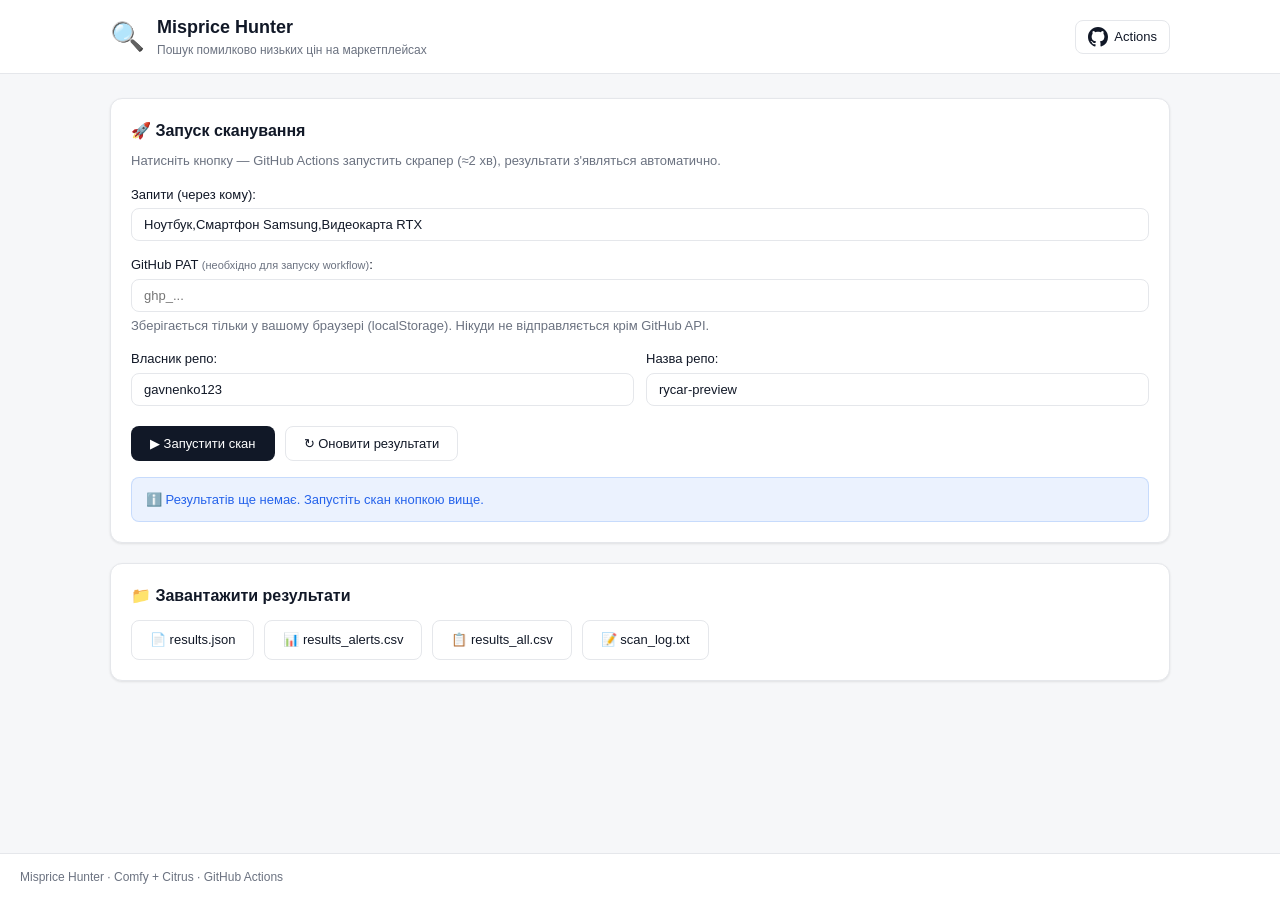
<file: misprice/index.html>
<!DOCTYPE html>
<html lang="uk">
<head>
  <meta charset="UTF-8">
  <meta name="viewport" content="width=device-width, initial-scale=1.0">
  <title>Misprice Hunter — Пошук помилково низьких цін</title>
  <link rel="stylesheet" href="style.css">
  <link rel="icon" href="data:image/svg+xml,<svg xmlns='http://www.w3.org/2000/svg' viewBox='0 0 100 100'><text y='.9em' font-size='90'>🔍</text></svg>">
</head>
<body>
  <div class="app">
    <!-- HEADER -->
    <header class="header">
      <div class="header-inner">
        <div class="brand">
          <div class="brand-icon">🔍</div>
          <div>
            <h1>Misprice Hunter</h1>
            <p class="brand-sub">Пошук помилково низьких цін на маркетплейсах</p>
          </div>
        </div>
        <a class="gh-link" href="https://github.com/gavnenko123/rycar-preview/actions" target="_blank" rel="noopener">
          <svg width="20" height="20" viewBox="0 0 16 16" fill="currentColor"><path d="M8 0C3.58 0 0 3.58 0 8c0 3.54 2.29 6.53 5.47 7.59.4.07.55-.17.55-.38 0-.19-.01-.82-.01-1.49-2.01.37-2.53-.49-2.69-.94-.09-.23-.48-.94-.82-1.13-.28-.15-.68-.52-.01-.53.63-.01 1.08.58 1.23.82.72 1.21 1.87.87 2.33.66.07-.52.28-.87.51-1.07-1.78-.2-3.64-.89-3.64-3.95 0-.87.31-1.59.82-2.15-.08-.2-.36-1.02.08-2.12 0 0 .67-.21 2.2.82.64-.18 1.32-.27 2-.27.68 0 1.36.09 2 .27 1.53-1.04 2.2-.82 2.2-.82.44 1.1.16 1.92.08 2.12.51.56.82 1.27.82 2.15 0 3.07-1.87 3.75-3.65 3.95.29.25.54.73.54 1.48 0 1.07-.01 1.93-.01 2.2 0 .21.15.46.55.38A8.013 8.013 0 0016 8c0-4.42-3.58-8-8-8z"/></svg>
          Actions
        </a>
      </div>
    </header>

    <main class="main">
      <!-- CONTROL PANEL -->
      <section class="card control-panel">
        <h2 class="card-title">🚀 Запуск сканування</h2>
        <p class="muted">Натисніть кнопку — GitHub Actions запустить скрапер (≈2 хв), результати з'являться автоматично.</p>

        <div class="form-row">
          <label for="queries">Запити (через кому):</label>
          <input id="queries" type="text" value="Ноутбук,Смартфон Samsung,Видеокарта RTX" placeholder="Ноутбук, Смартфон, ...">
        </div>

        <div class="form-row">
          <label for="token">GitHub PAT <span class="req">(необхідно для запуску workflow)</span>:</label>
          <input id="token" type="password" placeholder="ghp_..." autocomplete="off">
          <small class="muted">Зберігається тільки у вашому браузері (localStorage). Нікуди не відправляється крім GitHub API.</small>
        </div>

        <div class="form-row repo-row">
          <div>
            <label for="owner">Власник репо:</label>
            <input id="owner" type="text" value="gavnenko123">
          </div>
          <div>
            <label for="repo">Назва репо:</label>
            <input id="repo" type="text" value="rycar-preview">
          </div>
        </div>

        <div class="actions">
          <button id="runBtn" class="btn btn-primary">▶ Запустити скан</button>
          <button id="refreshBtn" class="btn btn-outline">↻ Оновити результати</button>
        </div>

        <div id="status" class="status hidden"></div>
      </section>

      <!-- SUMMARY -->
      <section id="summary" class="summary-grid hidden">
        <div class="stat-card">
          <div class="stat-label">📦 Товарів</div>
          <div class="stat-value" id="statTotal">—</div>
        </div>
        <div class="stat-card">
          <div class="stat-label">⚠️ Алертів</div>
          <div class="stat-value warn" id="statAlerts">—</div>
        </div>
        <div class="stat-card">
          <div class="stat-label">🔴 Critical</div>
          <div class="stat-value danger" id="statCritical">—</div>
        </div>
        <div class="stat-card">
          <div class="stat-label">🕒 Скан</div>
          <div class="stat-value small" id="statTime">—</div>
        </div>
      </section>

      <!-- ALERTS -->
      <section id="alertsSection" class="card hidden">
        <h2 class="card-title">🚨 Misprice-алерти <span id="alertsBadge" class="badge badge-danger">0</span></h2>
        <div class="table-wrap">
          <table id="alertsTable">
            <thead>
              <tr>
                <th>Рівень</th>
                <th>Score</th>
                <th>Ціна</th>
                <th>Медіана</th>
                <th>−%</th>
                <th>Кат.</th>
                <th>Товар</th>
                <th>Сайт</th>
                <th></th>
              </tr>
            </thead>
            <tbody id="alertsBody"></tbody>
          </table>
        </div>
      </section>

      <!-- NO ALERTS -->
      <section id="noAlerts" class="card hidden success-card">
        <div class="success-icon">✅</div>
        <h2 class="card-title">Аномалій не знайдено</h2>
        <p class="muted">У останньому скані misprice-помилок не виявлено.</p>
      </section>

      <!-- ALL PRODUCTS -->
      <section id="productsSection" class="card hidden">
        <h2 class="card-title">📦 Усі товари <span id="productsBadge" class="badge">0</span></h2>
        <div class="table-wrap">
          <table id="productsTable">
            <thead>
              <tr>
                <th>Кат.</th>
                <th>Сайт</th>
                <th>Ціна</th>
                <th>Назва</th>
                <th></th>
              </tr>
            </thead>
            <tbody id="productsBody"></tbody>
          </table>
        </div>
      </section>

      <!-- DOWNLOAD -->
      <section class="card">
        <h2 class="card-title">📁 Завантажити результати</h2>
        <div class="downloads">
          <a id="dlJson" class="btn btn-outline" download>📄 results.json</a>
          <a id="dlAlerts" class="btn btn-outline" download>📊 results_alerts.csv</a>
          <a id="dlAll" class="btn btn-outline" download>📋 results_all.csv</a>
          <a id="dlLog" class="btn btn-outline" download>📝 scan_log.txt</a>
        </div>
      </section>
    </main>

    <footer class="footer">
      <span>Misprice Hunter · Comfy + Citrus · GitHub Actions</span>
      <span id="footerStatus"></span>
    </footer>
  </div>

  <script src="app.js"></script>
</body>
</html>
</file>
<file: misprice/style.css>
:root {
  --bg: #f6f7f9;
  --card: #ffffff;
  --border: #e5e7eb;
  --text: #111827;
  --muted: #6b7280;
  --primary: #111827;
  --primary-hover: #000;
  --primary-text: #ffffff;
  --danger: #dc2626;
  --warn: #f59e0b;
  --success: #10b981;
  --radius: 12px;
  --shadow: 0 1px 3px rgba(0,0,0,.06), 0 1px 2px rgba(0,0,0,.04);
  --shadow-lg: 0 4px 12px rgba(0,0,0,.08);
}

@media (prefers-color-scheme: dark) {
  :root {
    --bg: #0f1115;
    --card: #1a1d23;
    --border: #2a2e36;
    --text: #e5e7eb;
    --muted: #9ca3af;
    --primary: #f3f4f6;
    --primary-hover: #ffffff;
    --primary-text: #0f1115;
    --shadow: 0 1px 3px rgba(0,0,0,.3);
    --shadow-lg: 0 4px 12px rgba(0,0,0,.4);
  }
}

* { box-sizing: border-box; margin: 0; padding: 0; }

body {
  font-family: -apple-system, BlinkMacSystemFont, "Segoe UI", Roboto, "Helvetica Neue", Arial, sans-serif;
  background: var(--bg);
  color: var(--text);
  line-height: 1.5;
  font-size: 14px;
}

.app {
  min-height: 100vh;
  display: flex;
  flex-direction: column;
}

/* HEADER */
.header {
  background: var(--card);
  border-bottom: 1px solid var(--border);
  position: sticky;
  top: 0;
  z-index: 10;
}
.header-inner {
  max-width: 1100px;
  margin: 0 auto;
  padding: 14px 20px;
  display: flex;
  align-items: center;
  justify-content: space-between;
  gap: 16px;
}
.brand {
  display: flex;
  align-items: center;
  gap: 12px;
  min-width: 0;
}
.brand-icon { font-size: 28px; line-height: 1; }
.brand h1 { font-size: 18px; font-weight: 600; }
.brand-sub { font-size: 12px; color: var(--muted); }
.gh-link {
  display: inline-flex;
  align-items: center;
  gap: 6px;
  padding: 6px 12px;
  border: 1px solid var(--border);
  border-radius: 8px;
  text-decoration: none;
  color: var(--text);
  font-size: 13px;
  background: var(--card);
  transition: background .15s;
}
.gh-link:hover { background: var(--bg); }

/* MAIN */
.main {
  flex: 1;
  max-width: 1100px;
  width: 100%;
  margin: 0 auto;
  padding: 24px 20px;
  display: flex;
  flex-direction: column;
  gap: 20px;
}

/* CARD */
.card {
  background: var(--card);
  border: 1px solid var(--border);
  border-radius: var(--radius);
  padding: 20px;
  box-shadow: var(--shadow);
}
.card-title {
  font-size: 16px;
  font-weight: 600;
  margin-bottom: 8px;
  display: flex;
  align-items: center;
  gap: 8px;
}
.muted { color: var(--muted); font-size: 13px; }

/* FORM */
.form-row { margin-top: 14px; }
.form-row label {
  display: block;
  font-size: 13px;
  font-weight: 500;
  margin-bottom: 4px;
}
.form-row .req { color: var(--muted); font-weight: 400; font-size: 11px; }
.form-row input {
  width: 100%;
  padding: 8px 12px;
  border: 1px solid var(--border);
  border-radius: 8px;
  font-size: 13px;
  background: var(--card);
  color: var(--text);
  font-family: inherit;
}
.form-row input:focus {
  outline: none;
  border-color: var(--primary);
  box-shadow: 0 0 0 3px rgba(17,24,39,.08);
}
.form-row small { display: block; margin-top: 4px; }
.repo-row {
  display: grid;
  grid-template-columns: 1fr 1fr;
  gap: 12px;
}

/* BUTTONS */
.actions {
  display: flex;
  gap: 10px;
  margin-top: 20px;
  flex-wrap: wrap;
}
.btn {
  display: inline-flex;
  align-items: center;
  justify-content: center;
  gap: 6px;
  padding: 9px 18px;
  border-radius: 8px;
  font-size: 13px;
  font-weight: 500;
  cursor: pointer;
  border: 1px solid transparent;
  text-decoration: none;
  font-family: inherit;
  transition: all .15s;
  white-space: nowrap;
}
.btn:disabled { opacity: .5; cursor: not-allowed; }
.btn-primary {
  background: var(--primary);
  color: var(--primary-text);
}
.btn-primary:hover:not(:disabled) { background: var(--primary-hover); }
.btn-outline {
  background: var(--card);
  color: var(--text);
  border-color: var(--border);
}
.btn-outline:hover { background: var(--bg); }

/* STATUS */
.status {
  margin-top: 16px;
  padding: 12px 14px;
  border-radius: 8px;
  font-size: 13px;
  display: flex;
  align-items: center;
  gap: 10px;
}
.status.info { background: rgba(59,130,246,.1); color: #2563eb; border: 1px solid rgba(59,130,246,.2); }
.status.success { background: rgba(16,185,129,.1); color: var(--success); border: 1px solid rgba(16,185,129,.2); }
.status.error { background: rgba(220,38,38,.1); color: var(--danger); border: 1px solid rgba(220,38,38,.2); }
.status.waiting { background: rgba(245,158,11,.1); color: var(--warn); border: 1px solid rgba(245,158,11,.2); }
.spinner {
  width: 14px; height: 14px;
  border: 2px solid currentColor;
  border-top-color: transparent;
  border-radius: 50%;
  animation: spin .8s linear infinite;
}
@keyframes spin { to { transform: rotate(360deg); } }

/* SUMMARY */
.summary-grid {
  display: grid;
  grid-template-columns: repeat(4, 1fr);
  gap: 14px;
}
.stat-card {
  background: var(--card);
  border: 1px solid var(--border);
  border-radius: var(--radius);
  padding: 16px;
  box-shadow: var(--shadow);
}
.stat-label { font-size: 12px; color: var(--muted); margin-bottom: 6px; }
.stat-value { font-size: 24px; font-weight: 700; }
.stat-value.small { font-size: 14px; font-weight: 500; }
.stat-value.warn { color: var(--warn); }
.stat-value.danger { color: var(--danger); }

/* BADGES */
.badge {
  display: inline-flex;
  align-items: center;
  padding: 2px 8px;
  border-radius: 12px;
  font-size: 11px;
  font-weight: 600;
  background: var(--bg);
  color: var(--muted);
  border: 1px solid var(--border);
}
.badge-danger { background: rgba(220,38,38,.1); color: var(--danger); border-color: rgba(220,38,38,.2); }
.badge-warn { background: rgba(245,158,11,.1); color: var(--warn); border-color: rgba(245,158,11,.2); }
.badge-success { background: rgba(16,185,129,.1); color: var(--success); border-color: rgba(16,185,129,.2); }

/* TABLE */
.table-wrap {
  margin-top: 12px;
  border: 1px solid var(--border);
  border-radius: 8px;
  overflow: auto;
  max-height: 480px;
}
table { width: 100%; border-collapse: collapse; font-size: 13px; }
thead { position: sticky; top: 0; background: var(--card); z-index: 1; }
th, td {
  padding: 9px 12px;
  text-align: left;
  border-bottom: 1px solid var(--border);
  vertical-align: middle;
}
th { font-weight: 600; font-size: 12px; color: var(--muted); white-space: nowrap; }
tbody tr:hover { background: var(--bg); }
td.name-cell { max-width: 320px; }
td.name-cell .name { font-weight: 500; }
td.name-cell .reason { font-size: 11px; color: var(--muted); margin-top: 2px; }
.price { font-weight: 600; white-space: nowrap; }
.price-low { color: var(--danger); }
.text-muted { color: var(--muted); }
.text-danger { color: var(--danger); font-weight: 600; }
.truncate {
  max-width: 280px;
  overflow: hidden;
  text-overflow: ellipsis;
  white-space: nowrap;
}
.icon-btn {
  display: inline-flex;
  align-items: center;
  justify-content: center;
  width: 28px; height: 28px;
  border: 1px solid var(--border);
  border-radius: 6px;
  background: var(--card);
  color: var(--text);
  cursor: pointer;
  text-decoration: none;
  font-size: 14px;
}
.icon-btn:hover { background: var(--bg); }

/* SUCCESS CARD */
.success-card { text-align: center; padding: 32px 20px; }
.success-icon { font-size: 40px; margin-bottom: 8px; }

/* DOWNLOADS */
.downloads {
  display: flex;
  flex-wrap: wrap;
  gap: 10px;
  margin-top: 12px;
}

/* FOOTER */
.footer {
  border-top: 1px solid var(--border);
  background: var(--card);
  padding: 14px 20px;
  font-size: 12px;
  color: var(--muted);
  display: flex;
  justify-content: space-between;
  flex-wrap: wrap;
  gap: 8px;
  margin-top: auto;
}

.hidden { display: none !important; }

@media (max-width: 768px) {
  .summary-grid { grid-template-columns: repeat(2, 1fr); }
  .repo-row { grid-template-columns: 1fr; }
  .header-inner { padding: 12px 16px; }
  .main { padding: 16px; }
  .card { padding: 16px; }
}
</file>
